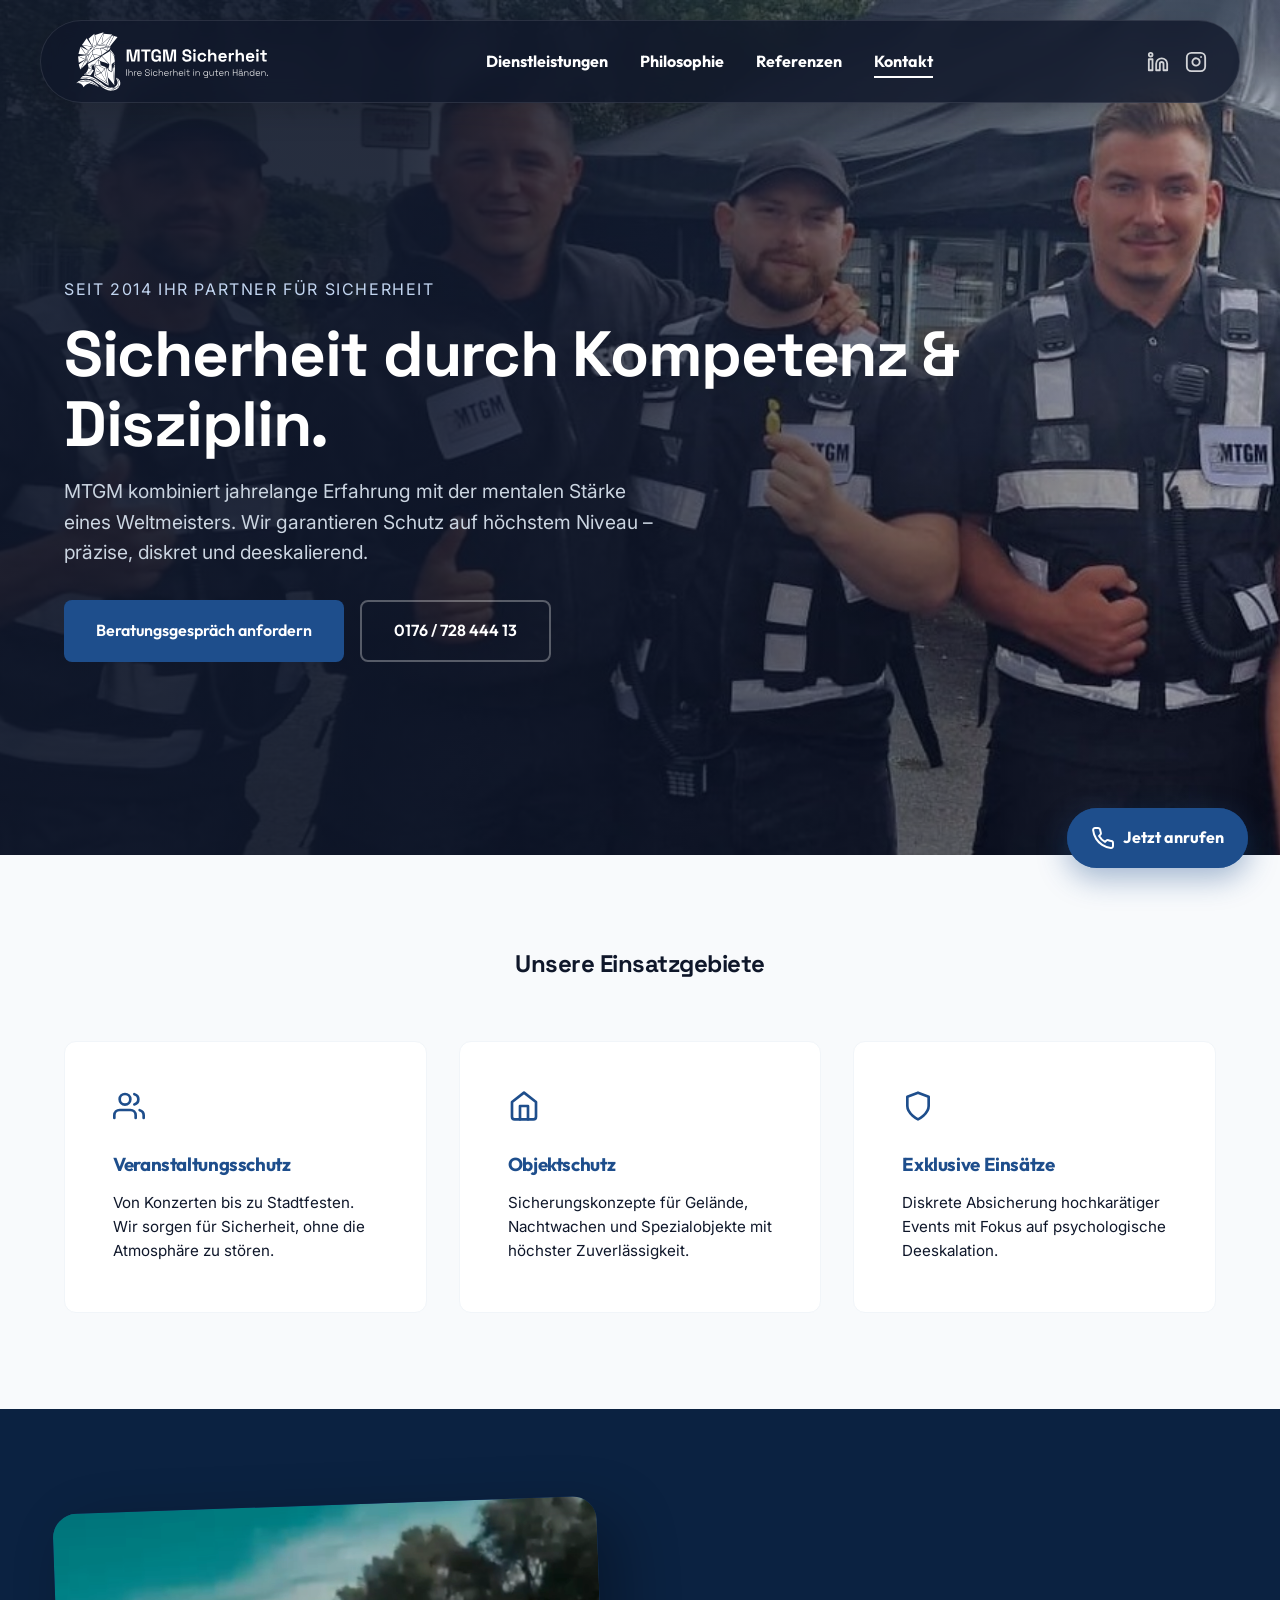
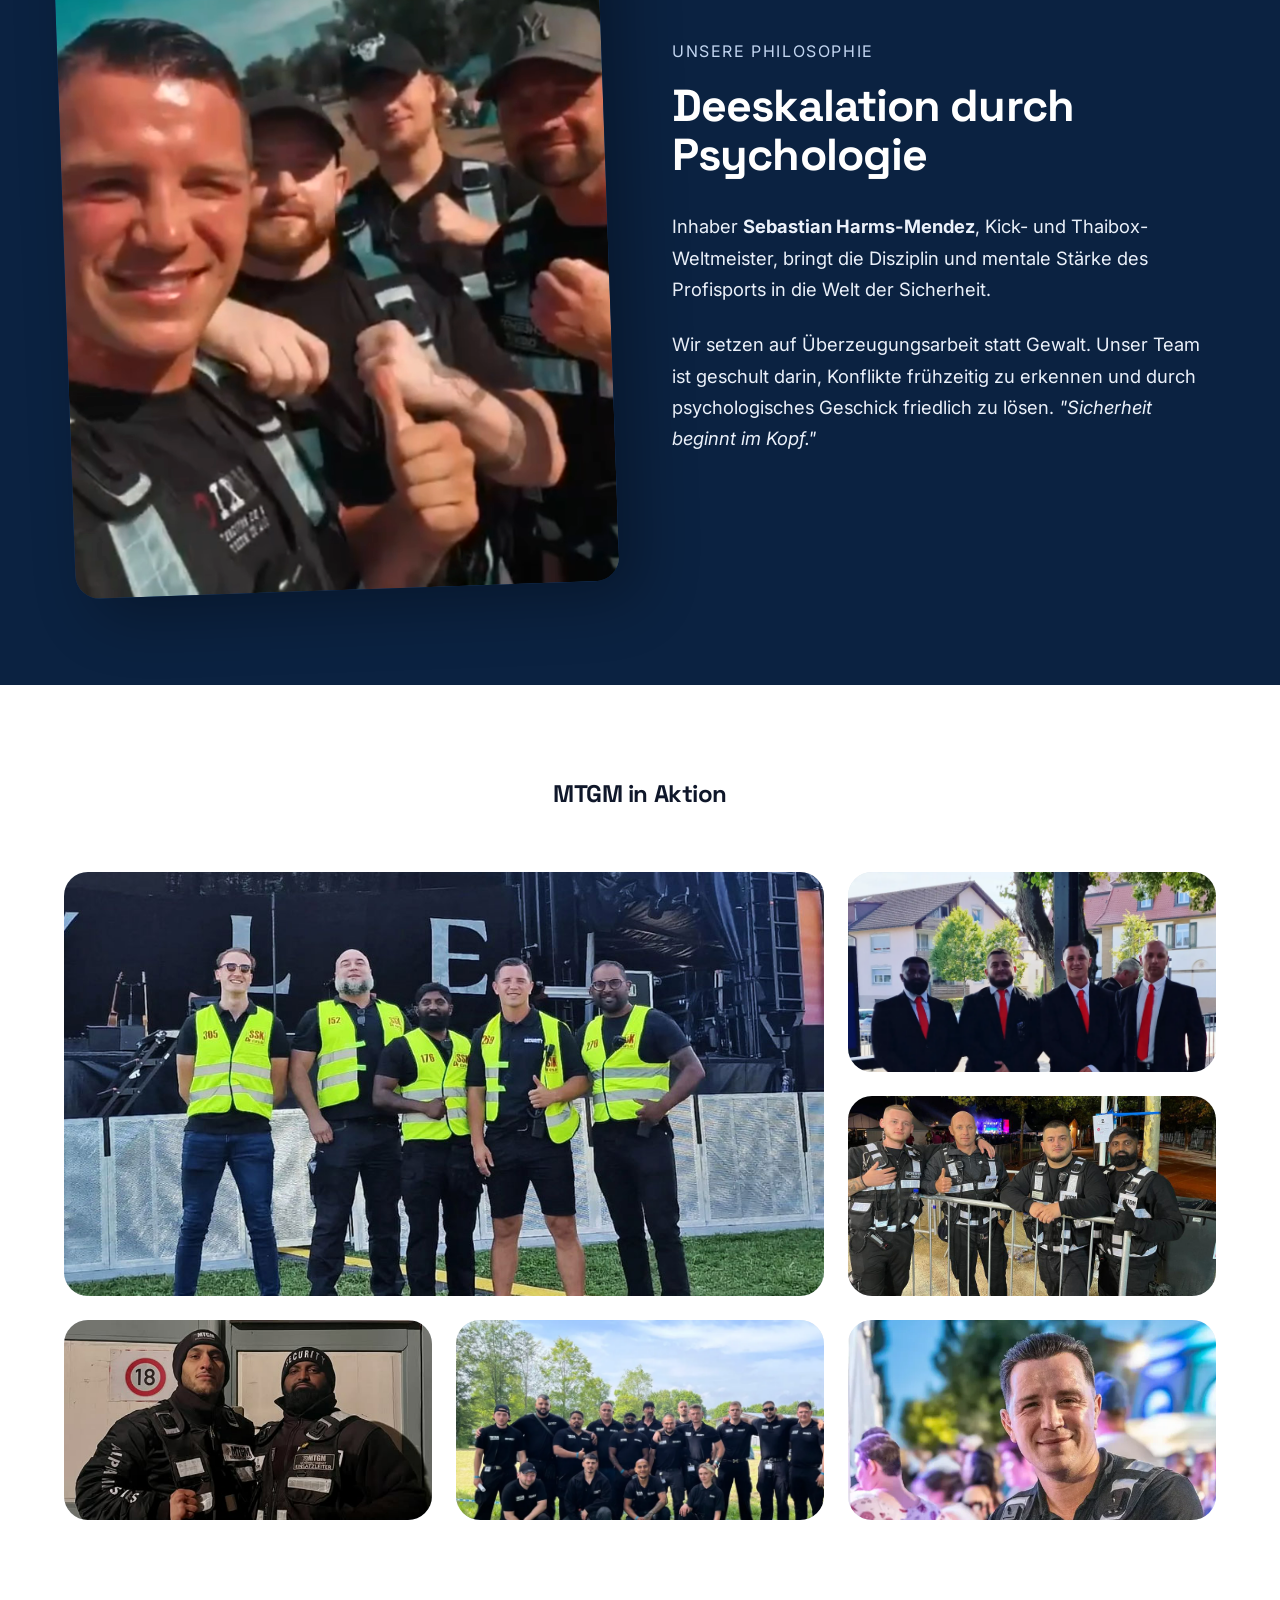
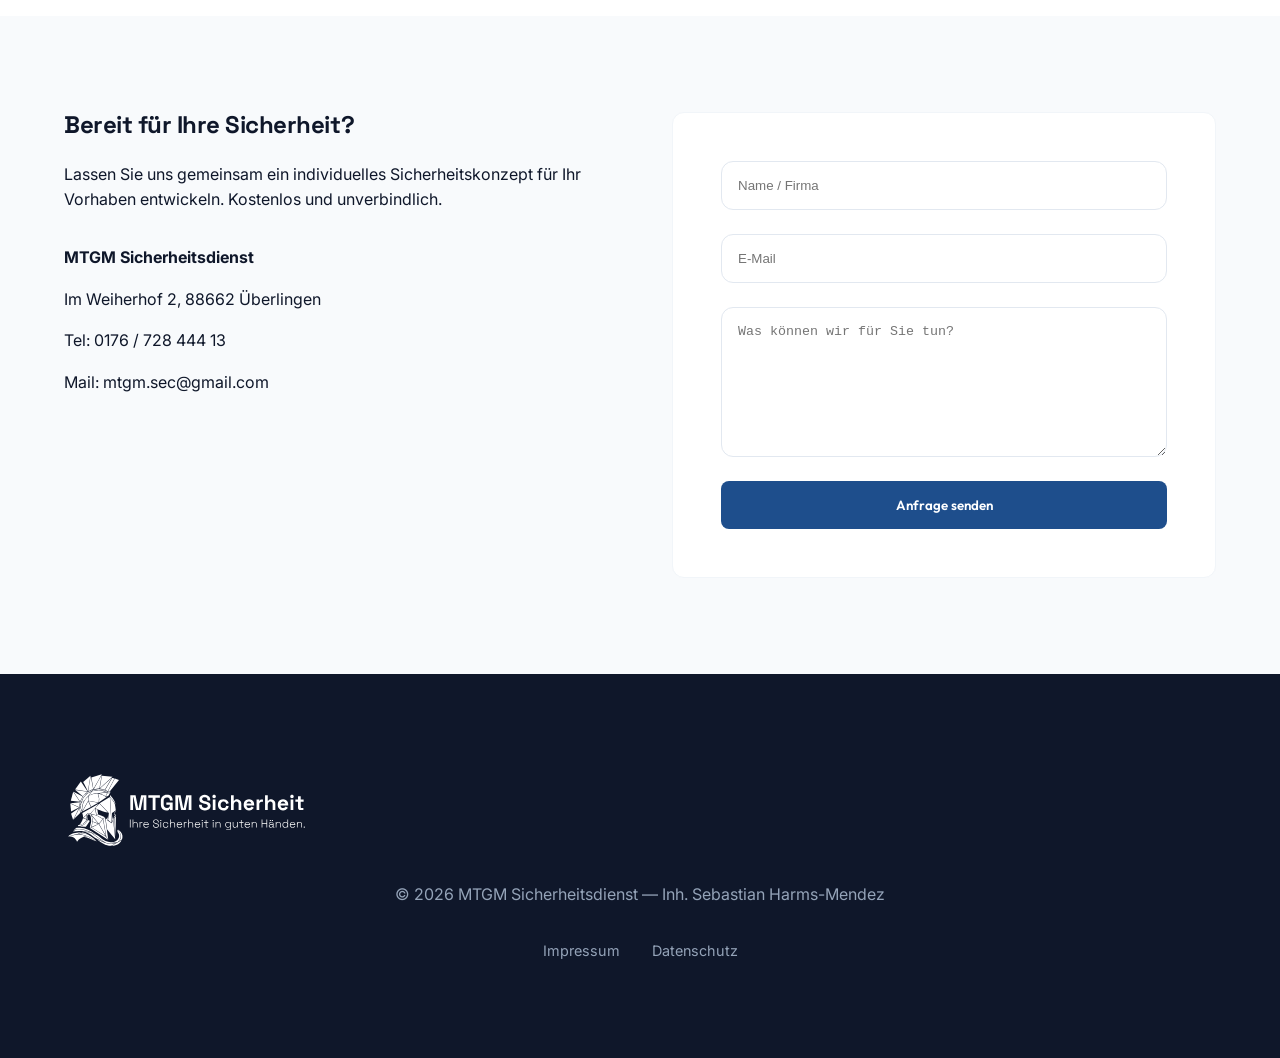
<file: index.html>
<!DOCTYPE html>
<html lang="de">
<head>
    <meta charset="UTF-8">
    <meta name="viewport" content="width=device-width, initial-scale=1.0">
    <title>MTGM Sicherheitsdienst — Sicherheit durch Kompetenz & Disziplin</title>
    <meta name="description" content="MTGM Sicherheitsdienst unter der Leitung von Weltmeister Sebastian Harms-Mendez. Ihr Partner für Veranstaltungsschutz, Objektschutz und Deeskalation in Überlingen.">
    
    <!-- SEO & Open Graph -->
    <meta property="og:title" content="MTGM Sicherheitsdienst — Professioneller Schutz">
    <meta property="og:description" content="Psychologischer Ansatz & Kampfsport-Disziplin. Ihr Sicherheitsdienst für Überlingen und Umgebung.">
    <meta property="og:type" content="website">
    
    <!-- Font Preloading -->
    <link rel="preconnect" href="https://fonts.googleapis.com">
    <link rel="preconnect" href="https://fonts.gstatic.com" crossorigin>
    <link href="https://fonts.googleapis.com/css2?family=Outfit:wght@400;700;800&family=Inter:wght@400;500;600&family=Space+Grotesk:wght@700&display=swap" rel="stylesheet" media="print" onload="this.media='all'">
    
    <!-- Performance: Preload Hero Image -->
    <link rel="preload" as="image" href="public/images/hero-image.jpg">

    <!-- CSS -->
    <link rel="stylesheet" href="public/css/main.css">
    
    <style>
        /* Hide scrollbar for all browsers */
        html {
            scroll-behavior: smooth; /* Native smooth scroll */
        }
        html, body {
            scrollbar-width: none; /* Firefox */
            -ms-overflow-style: none; /* IE/Edge */
        }
        html::-webkit-scrollbar, body::-webkit-scrollbar {
            display: none; /* Chrome, Safari, Opera */
        }

        section {
            scroll-margin-top: 100px; /* Offset for fixed header */
        }

        /* Section Specific Styles (Mobile First) */
        .hero {
            padding: 180px 0 var(--space-800); /* Increased top padding to ensure no overlap */
            background: var(--color-neutral-900) url('public/images/hero-image.jpg') center/cover no-repeat;
            background-attachment: fixed; /* Parallax effect */
            color: #fff;
            text-align: left;
            position: relative;
            overflow: hidden;
            display: flex;
            align-items: center;
            min-height: 95vh; /* Slightly taller for more presence */
        }

        /* Scroll Reveal Animation */
        .reveal {
            opacity: 0;
            transform: translateY(30px);
            transition: all 0.8s cubic-bezier(0.4, 0, 0.2, 1);
        }

        .reveal.active {
            opacity: 1;
            transform: translateY(0);
        }

        .reveal-delay-1 { transition-delay: 0.1s; }
        .reveal-delay-2 { transition-delay: 0.2s; }
        .reveal-delay-3 { transition-delay: 0.3s; }

        @keyframes heroFadeIn {
            from { opacity: 0; transform: translateY(20px); }
            to { opacity: 1; transform: translateY(0); }
        }

        .hero-overlay {
            position: absolute;
            top: 0; left: 0;
            width: 100%; height: 100%;
            background: linear-gradient(90deg, rgba(15, 23, 42, 0.9) 30%, rgba(15, 23, 42, 0.2) 100%);
            z-index: 2;
        }

        .hero .container {
            position: relative;
            z-index: 3;
        }

        @media (max-width: 768px) {
            .hero {
                min-height: 80vh;
                padding: 140px 0 var(--space-600); /* Significantly increased top padding for mobile */
                background-position: 70% center; /* Adjust focus for mobile */
            }
            .hero h1 {
                font-size: 2.2rem;
            }
        }

        .hero h1 {
            font-size: clamp(2.5rem, 8vw, 4rem);
            margin-bottom: var(--space-200);
            font-family: 'Space Grotesk', sans-serif;
            line-height: 1.1;
            max-width: 900px;
        }

        .hero p {
            font-size: clamp(1rem, 4vw, 1.2rem);
            max-width: 600px;
            margin: 0 0 var(--space-400);
            color: var(--color-neutral-300);
            font-weight: 400;
        }

        .hero-btns {
            display: flex;
            gap: var(--space-200);
            justify-content: flex-start;
            flex-wrap: wrap;
        }

        /* Nav */
        header {
            position: fixed;
            top: 20px;
            left: 50%;
            transform: translateX(-50%);
            width: 95%;
            max-width: 1200px;
            z-index: 1000;
            background: rgba(15, 23, 42, 0.8); /* Glassmorphism Blue */
            backdrop-filter: blur(12px);
            -webkit-backdrop-filter: blur(12px);
            border: 1px solid rgba(255, 255, 255, 0.1);
            border-radius: 100px;
            padding: var(--space-100) var(--space-400);
            box-shadow: 0 10px 30px rgba(0, 0, 0, 0.15);
            transition: all 0.4s cubic-bezier(0.4, 0, 0.2, 1);
        }

        header.scrolled {
            top: 10px;
            width: 98%;
            background: rgba(255, 255, 255, 0.9); /* Glassmorphism White */
            backdrop-filter: blur(15px);
            -webkit-backdrop-filter: blur(15px);
            padding: 8px var(--space-400);
            box-shadow: 0 4px 20px rgba(0, 0, 0, 0.1);
            border-color: var(--color-neutral-100);
        }

        .nav-container {
            display: flex;
            justify-content: space-between;
            align-items: center;
            width: 100%;
            max-width: none;
            padding: 0;
        }

        .logo img {
            height: 45px;
            width: auto;
            display: block;
            filter: brightness(0) invert(1); /* Force White Logo */
            transition: var(--transition-base);
        }

        header.scrolled .logo img {
            filter: none; /* Restore Original Blue Logo */
        }

        /* Desktop Nav Links */
        .nav-links {
            display: none;
            gap: var(--space-400);
            list-style: none;
            margin: 0;
            padding: 0;
        }

        @media (min-width: 992px) {
            .nav-links {
                display: flex;
            }
        }

        /* Mobile Nav Links */
        @media (max-width: 991px) {
            header {
                top: 10px;
                padding: var(--space-100) var(--space-300);
                border-radius: 50px;
            }
            .nav-links {
                display: none; /* Controlled by JS .active class */
                position: fixed;
                top: 75px;
                left: 50%;
                transform: translateX(-50%);
                width: 90%;
                background: #ffffff;
                flex-direction: column;
                padding: var(--space-400);
                border-radius: var(--radius-lg);
                box-shadow: 0 10px 40px rgba(0,0,0,0.15);
                text-align: center;
                border: 1px solid var(--color-neutral-100);
                z-index: 999;
            }
            .nav-links.active {
                display: flex;
            }
            .nav-links a {
                color: var(--color-neutral-800) !important; /* Always dark on mobile background */
                padding: var(--space-200);
            }
            .nav-links a::after {
                display: none; /* Hide indicator on mobile */
            }
            .logo img { height: 40px; }
        }

        .nav-links a {
            text-decoration: none;
            color: #ffffff; /* Default: White in Hero */
            font-family: 'Outfit', sans-serif;
            font-weight: 700;
            font-size: 1rem;
            transition: var(--transition-base);
            display: block;
            position: relative;
        }

        header.scrolled .nav-links a {
            color: var(--color-neutral-700); /* Dark when scrolled */
        }

        .nav-links a.active {
            color: #ffffff;
        }

        header.scrolled .nav-links a.active {
            color: var(--color-primary-400);
        }

        .nav-links a::after {
            content: '';
            position: absolute;
            bottom: -4px;
            left: 0;
            width: 0;
            height: 2px;
            background: #ffffff;
            transition: width 0.3s ease;
        }

        header.scrolled .nav-links a::after {
            background: var(--color-primary-300);
        }

        .nav-links a.active::after {
            width: 100%;
        }

        .nav-links a:hover {
            color: var(--color-primary-300);
        }

        .nav-links.active { display: flex; }

        .social-icon {
            color: #ffffff; /* White icons in Hero */
            transition: var(--transition-base);
            display: flex;
            align-items: center;
        }

        header.scrolled .social-icon {
            color: var(--color-neutral-700); /* Dark icons when scrolled */
        }

        .hamburger {
            display: flex;
            flex-direction: column;
            gap: 6px;
            cursor: pointer;
            padding: 10px;
            margin-left: auto;
        }

        .hamburger span {
            width: 30px;
            height: 3px;
            background: #ffffff; /* White bars in Hero */
            transition: var(--transition-base);
        }

        header.scrolled .hamburger span {
            background: var(--color-neutral-900); /* Dark bars when scrolled */
        }

        @media (min-width: 992px) {
            .nav-links {
                display: flex;
                position: static;
                flex-direction: row;
                width: auto;
                background: none;
                padding: 0;
                box-shadow: none;
                border: none;
                gap: var(--space-400);
            }
            .hamburger { display: none; }
            .logo img { height: 65px; }
        }

        /* Visibility Helpers */
        .desktop-only { display: none; }
        .mobile-only { display: none; }
        
        @media (max-width: 991px) {
            .mobile-only { display: block; }
        }
        
        @media (min-width: 992px) {
            .desktop-only { display: flex; }
        }

        /* Contact Grid Fix */
        .contact-grid {
            display: grid;
            grid-template-columns: 1fr 1fr;
            gap: var(--space-600);
            align-items: start;
        }

        @media (max-width: 991px) {
            .contact-grid {
                grid-template-columns: 1fr;
                gap: var(--space-400);
            }
            .contact-grid .card {
                order: -1; /* Form on top on mobile if preferred, or keep as is */
            }
        }

        /* Service Cards */
        .services { padding: var(--space-800) 0; background: var(--color-neutral-050); }
        .service-card {
            background: #fff;
            padding: var(--space-500);
            border-radius: var(--radius-base);
            border: 1px solid var(--color-neutral-100);
            transition: var(--transition-base);
            display: flex;
            flex-direction: column;
            gap: var(--space-200);
        }
        .service-card:hover { transform: translateY(-8px); box-shadow: 0 20px 40px rgba(0,0,0,0.08); }

        /* Bento Gallery */
        .gallery { padding: var(--space-800) 0; }
        .bento-grid {
            display: grid;
            grid-template-columns: repeat(3, 1fr);
            grid-auto-rows: 200px;
            gap: var(--space-300);
        }

        .bento-item {
            background: var(--color-neutral-200);
            border-radius: var(--radius-lg);
            overflow: hidden;
            position: relative;
        }

        .bento-item img {
            width: 100%;
            height: 100%;
            object-fit: cover;
            object-position: top; /* Ensure faces are visible */
            transition: var(--transition-base);
        }

        .bento-item:hover img { transform: scale(1.08); }

        @media (max-width: 768px) {
            .bento-grid { grid-template-columns: repeat(2, 1fr); grid-auto-rows: 150px; gap: var(--space-100); }
            .hero { padding: 120px 0 var(--space-400); } /* Consistent safe padding for mobile */
            .bento-item:last-child { grid-column: span 2; }
        }

        .about-grid {
            display: grid;
            grid-template-columns: 1fr 1fr;
            gap: var(--space-600);
            align-items: center;
        }

        @media (max-width: 992px) {
            .about-grid {
                grid-template-columns: 1fr;
                text-align: center;
            }
        }

        /* Visibility Helpers */
        .desktop-only { display: none; }
        .mobile-only { display: block; }
        @media (min-width: 992px) {
            .desktop-only { display: flex; }
            .mobile-only { display: none; }
        }

        /* Footer */
        footer {
            padding: var(--space-800) 0;
            background: var(--color-neutral-900);
            color: var(--color-neutral-400);
            text-align: center;
        }
        footer .logo img { height: 80px; filter: brightness(10); margin-bottom: var(--space-400); }
    </style>
</head>
<body>

    <!-- Header -->
    <header>
        <div class="container nav-container">
            <a href="index.html" class="logo">
                <img src="public/images/logo-blue.svg" alt="MTGM Sicherheitsdienst Logo">
            </a>
            
            <div class="hamburger" id="hamburger">
                <span></span>
                <span></span>
                <span></span>
            </div>

            <nav>
                <ul class="nav-links" id="nav-links">
                    <li><a href="#services">Dienstleistungen</a></li>
                    <li><a href="#about">Philosophie</a></li>
                    <li><a href="#gallery">Referenzen</a></li>
                    <li><a href="#contact">Kontakt</a></li>
                    <li class="mobile-only" style="margin-top: 20px; border-top: 1px solid var(--color-neutral-100); padding-top: 20px;">
                        <div style="display: flex; gap: 20px;">
                            <a href="#" class="social-icon"><svg xmlns="http://www.w3.org/2000/svg" width="22" height="22" viewBox="0 0 24 24" fill="none" stroke="currentColor" stroke-width="2" stroke-linecap="round" stroke-linejoin="round"><path d="M16 8a6 6 0 0 1 6 6v7h-4v-7a2 2 0 0 0-2-2 2 2 0 0 0-2 2v7h-4v-7a6 6 0 0 1 6-6z"></path><rect x="2" y="9" width="4" height="12"></rect><circle cx="4" cy="4" r="2"></circle></svg></a>
                            <a href="https://www.instagram.com/mtgm.sicherheitsdienst/" target="_blank" rel="noopener" class="social-icon"><svg xmlns="http://www.w3.org/2000/svg" width="22" height="22" viewBox="0 0 24 24" fill="none" stroke="currentColor" stroke-width="2" stroke-linecap="round" stroke-linejoin="round"><rect x="2" y="2" width="20" height="20" rx="5" ry="5"></rect><path d="M16 11.37A4 4 0 1 1 12.63 8 4 4 0 0 1 16 11.37z"></path><line x1="17.5" y1="6.5" x2="17.51" y2="6.5"></line></svg></a>
                        </div>
                    </li>
                </ul>
            </nav>

            <div class="social-links desktop-only">
                <a href="#" class="social-icon" aria-label="LinkedIn">
                    <svg xmlns="http://www.w3.org/2000/svg" width="22" height="22" viewBox="0 0 24 24" fill="none" stroke="currentColor" stroke-width="2" stroke-linecap="round" stroke-linejoin="round"><path d="M16 8a6 6 0 0 1 6 6v7h-4v-7a2 2 0 0 0-2-2 2 2 0 0 0-2 2v7h-4v-7a6 6 0 0 1 6-6z"></path><rect x="2" y="9" width="4" height="12"></rect><circle cx="4" cy="4" r="2"></circle></svg>
                </a>
                <a href="https://www.instagram.com/mtgm.sicherheitsdienst/" target="_blank" rel="noopener" class="social-icon" aria-label="Instagram">
                    <svg xmlns="http://www.w3.org/2000/svg" width="22" height="22" viewBox="0 0 24 24" fill="none" stroke="currentColor" stroke-width="2" stroke-linecap="round" stroke-linejoin="round"><rect x="2" y="2" width="20" height="20" rx="5" ry="5"></rect><path d="M16 11.37A4 4 0 1 1 12.63 8 4 4 0 0 1 16 11.37z"></path><line x1="17.5" y1="6.5" x2="17.51" y2="6.5"></line></svg>
                </a>
            </div>
    </header>



    <!-- Hero -->
    <section class="hero">
        <div class="hero-overlay"></div>
        <div class="container" style="animation: heroFadeIn 1s ease-out forwards;">
            <span class="typo-label" style="color: var(--color-primary-200); margin-bottom: var(--space-200); display: block; letter-spacing: 0.1em;">SEIT 2014 IHR PARTNER FÜR SICHERHEIT</span>
            <h1>Sicherheit durch Kompetenz & Disziplin.</h1>
            <p>MTGM kombiniert jahrelange Erfahrung mit der mentalen Stärke eines Weltmeisters. Wir garantieren Schutz auf höchstem Niveau – präzise, diskret und deeskalierend.</p>
            <div class="hero-btns">
                <a href="#contact" class="btn btn--primary">Beratungsgespräch anfordern</a>
                <a href="tel:017672844413" class="btn" style="border: 2px solid rgba(255,255,255,0.3); color: #fff;">0176 / 728 444 13</a>
            </div>
        </div>
    </section>

    <!-- Services (Compact Cards) -->
    <section id="services" class="services">
        <div class="container">
            <h2 class="reveal" style="text-align: center; margin-bottom: var(--space-600); font-family: 'Space Grotesk', sans-serif;">Unsere Einsatzgebiete</h2>
            <div class="grid-3col">
                <article class="service-card reveal reveal-delay-1">
                    <div style="color: var(--color-primary-300); margin-bottom: var(--space-100);">
                        <svg xmlns="http://www.w3.org/2000/svg" width="32" height="32" viewBox="0 0 24 24" fill="none" stroke="currentColor" stroke-width="2" stroke-linecap="round" stroke-linejoin="round"><path d="M17 21v-2a4 4 0 0 0-4-4H5a4 4 0 0 0-4 4v2"></path><circle cx="9" cy="7" r="4"></circle><path d="M23 21v-2a4 4 0 0 0-3-3.87"></path><path d="M16 3.13a4 4 0 0 1 0 7.75"></path></svg>
                    </div>
                    <h3 style="color: var(--color-primary-300);">Veranstaltungsschutz</h3>
                    <p style="font-size: 0.95rem;">Von Konzerten bis zu Stadtfesten. Wir sorgen für Sicherheit, ohne die Atmosphäre zu stören.</p>
                </article>
                <article class="service-card reveal reveal-delay-2">
                    <div style="color: var(--color-primary-300); margin-bottom: var(--space-100);">
                        <svg xmlns="http://www.w3.org/2000/svg" width="32" height="32" viewBox="0 0 24 24" fill="none" stroke="currentColor" stroke-width="2" stroke-linecap="round" stroke-linejoin="round"><path d="M3 9l9-7 9 7v11a2 2 0 0 1-2 2H5a2 2 0 0 1-2-2z"></path><polyline points="9 22 9 12 15 12 15 22"></polyline></svg>
                    </div>
                    <h3 style="color: var(--color-primary-300);">Objektschutz</h3>
                    <p style="font-size: 0.95rem;">Sicherungskonzepte für Gelände, Nachtwachen und Spezialobjekte mit höchster Zuverlässigkeit.</p>
                </article>
                <article class="service-card reveal reveal-delay-3">
                    <div style="color: var(--color-primary-300); margin-bottom: var(--space-100);">
                        <svg xmlns="http://www.w3.org/2000/svg" width="32" height="32" viewBox="0 0 24 24" fill="none" stroke="currentColor" stroke-width="2" stroke-linecap="round" stroke-linejoin="round"><path d="M12 22s8-4 8-10V5l-8-3-8 3v7c0 6 8 10 8 10z"></path></svg>
                    </div>
                    <h3 style="color: var(--color-primary-300);">Exklusive Einsätze</h3>
                    <p style="font-size: 0.95rem;">Diskrete Absicherung hochkarätiger Events mit Fokus auf psychologische Deeskalation.</p>
                </article>
            </div>
        </div>
    </section>

    <!-- Philosophy / Founder -->
    <section id="about" style="padding: var(--space-800) 0; background: var(--color-primary-500); color: #fff; overflow: hidden;">
        <div class="container reveal">
            <div class="about-grid">
                <div style="position: relative;">
                    <div style="background: var(--color-primary-400); border-radius: var(--radius-lg); overflow: hidden; transform: rotate(-2deg); box-shadow: 20px 20px 60px rgba(0,0,0,0.3);">
                        <img src="public/images/chef-action.png" alt="Sebastian Harms-Mendez und Team — MTGM" style="width: 100%; height: auto; display: block; filter: contrast(1.1);" loading="lazy">
                    </div>
                </div>
                <div>
                    <span class="typo-label" style="color: var(--color-primary-200); letter-spacing: 0.1em;">UNSERE PHILOSOPHIE</span>
                    <h2 style="font-family: 'Space Grotesk', sans-serif; font-size: clamp(2rem, 5vw, 2.8rem); margin: var(--space-200) 0 var(--space-400);">Deeskalation durch Psychologie</h2>
                    <p style="font-size: 1.15rem; line-height: 1.7; color: var(--color-primary-100); margin-bottom: var(--space-300);">
                        Inhaber <strong>Sebastian Harms-Mendez</strong>, Kick- und Thaibox-Weltmeister, bringt die Disziplin und mentale Stärke des Profisports in die Welt der Sicherheit. 
                    </p>
                    <p style="font-size: 1.15rem; line-height: 1.7; color: var(--color-primary-100);">
                        Wir setzen auf Überzeugungsarbeit statt Gewalt. Unser Team ist geschult darin, Konflikte frühzeitig zu erkennen und durch psychologisches Geschick friedlich zu lösen. <em>"Sicherheit beginnt im Kopf."</em>
                    </p>
                </div>
            </div>
        </div>
    </section>

    <!-- Gallery (Bento - Real Team Images) -->
    <section id="gallery" class="gallery">
        <div class="container">
            <h2 class="reveal" style="text-align: center; margin-bottom: var(--space-600); font-family: 'Space Grotesk', sans-serif;">MTGM in Aktion</h2>
            <div class="bento-grid">
                <div class="bento-item reveal" style="grid-column: span 2; grid-row: span 2;">
                    <img src="public/images/team-1.jpg" alt="MTGM Sicherheitsdienst Team" loading="lazy">
                </div>
                <div class="bento-item reveal reveal-delay-1">
                    <img src="public/images/hero-1.png" alt="MTGM Einsatz" loading="lazy">
                </div>
                <div class="bento-item reveal reveal-delay-2">
                    <img src="public/images/team-2.jpg" alt="MTGM Professionalität" loading="lazy">
                </div>
                <div class="bento-item reveal reveal-delay-1">
                    <img src="public/images/hero-2.png" alt="MTGM Veranstaltungsschutz" loading="lazy">
                </div>
                <div class="bento-item reveal reveal-delay-2">
                    <img src="public/images/hero-5.png" alt="MTGM Team" loading="lazy">
                </div>
                <div class="bento-item reveal reveal-delay-3">
                    <img src="public/images/hero-4.png" alt="MTGM Überwachung" loading="lazy">
                </div>
            </div>
        </div>
    </section>

    <!-- Contact -->
    <section id="contact" style="padding: var(--space-800) 0; background: var(--color-neutral-050);">
        <div class="container">
            <div class="contact-grid">
                <div>
                    <h2 style="font-family: 'Space Grotesk', sans-serif; margin-bottom: var(--space-300);">Bereit für Ihre Sicherheit?</h2>
                    <p style="margin-bottom: var(--space-400);">Lassen Sie uns gemeinsam ein individuelles Sicherheitskonzept für Ihr Vorhaben entwickeln. Kostenlos und unverbindlich.</p>
                    <div style="display: flex; flex-direction: column; gap: var(--space-200);">
                        <strong>MTGM Sicherheitsdienst</strong>
                        <span>Im Weiherhof 2, 88662 Überlingen</span>
                        <span>Tel: 0176 / 728 444 13</span>
                        <span>Mail: mtgm.sec@gmail.com</span>
                    </div>
                </div>
                <div class="card" style="padding: var(--space-500);">
                    <form action="#" method="POST" style="display: flex; flex-direction: column; gap: var(--space-300);">
                        <input type="text" placeholder="Name / Firma" required style="padding: var(--space-200); border-radius: var(--radius-base); border: 1px solid var(--color-neutral-200);">
                        <input type="email" placeholder="E-Mail" required style="padding: var(--space-200); border-radius: var(--radius-base); border: 1px solid var(--color-neutral-200);">
                        <textarea placeholder="Was können wir für Sie tun?" required style="padding: var(--space-200); border-radius: var(--radius-base); border: 1px solid var(--color-neutral-200); height: 150px;"></textarea>
                        <button type="submit" class="btn btn--primary" style="width: 100%;">Anfrage senden</button>
                    </form>
                </div>
            </div>
        </div>
    </section>

    <!-- Footer -->
    <footer>
        <div class="container">
            <a href="/" class="logo">
                <img src="public/images/logo-white.svg" alt="MTGM Logo">
            </a>
            <p style="margin-top: var(--space-200);">© 2026 MTGM Sicherheitsdienst — Inh. Sebastian Harms-Mendez</p>
            <div style="margin-top: var(--space-400); display: flex; justify-content: center; gap: var(--space-400);">
                <a href="impressum.html" style="color: inherit; text-decoration: none; font-size: 0.9rem;">Impressum</a>
                <a href="datenschutz.html" style="color: inherit; text-decoration: none; font-size: 0.9rem;">Datenschutz</a>
            </div>
        </div>
    </footer>

    <!-- Call Now FAB -->
    <a href="tel:017672844413" class="fab-call" aria-label="Jetzt anrufen">
        <svg xmlns="http://www.w3.org/2000/svg" width="24" height="24" viewBox="0 0 24 24" fill="none" stroke="currentColor" stroke-width="2" stroke-linecap="round" stroke-linejoin="round"><path d="M22 16.92v3a2 2 0 0 1-2.18 2 19.79 19.79 0 0 1-8.63-3.07 19.5 19.5 0 0 1-6-6 19.79 19.79 0 0 1-3.07-8.67A2 2 0 0 1 4.11 2h3a2 2 0 0 1 2 1.72 12.84 12.84 0 0 0 .7 2.81 2 2 0 0 1-.45 2.11L8.09 9.91a16 16 0 0 0 6 6l1.27-1.27a2 2 0 0 1 2.11-.45 12.84 12.84 0 0 0 2.81.7A2 2 0 0 1 22 16.92z"></path></svg>
        <span>Jetzt anrufen</span>
    </a>

    <script>
        const hamburger = document.getElementById('hamburger');
        const navLinks = document.getElementById('nav-links');
        const header = document.querySelector('header');

        const handleScroll = () => {
            if (window.scrollY > 50) {
                header.classList.add('scrolled');
            } else {
                header.classList.remove('scrolled');
            }
        };

        window.addEventListener('scroll', handleScroll);
        window.addEventListener('load', handleScroll); // Check on load
        handleScroll(); // Check immediately

        hamburger.addEventListener('click', () => {
            navLinks.classList.toggle('active');
        });

        // Close menu on link click
        navLinks.querySelectorAll('a').forEach(link => {
            link.addEventListener('click', () => {
                navLinks.classList.remove('active');
            });
        });

        // Scroll Reveal Logic
        const observerOptions = {
            threshold: 0.1
        };

        const observer = new IntersectionObserver((entries) => {
            entries.forEach(entry => {
                if (entry.isIntersecting) {
                    entry.target.classList.add('active');
                }
            });
        }, observerOptions);

        document.querySelectorAll('.reveal').forEach(el => {
            observer.observe(el);
        });

        // ScrollSpy Logic
        const sections = document.querySelectorAll('section[id]');
        const navItems = document.querySelectorAll('.nav-links a');

        const spyObserver = new IntersectionObserver((entries) => {
            entries.forEach(entry => {
                if (entry.isIntersecting) {
                    const id = entry.target.getAttribute('id');
                    navItems.forEach(link => {
                        link.classList.remove('active');
                        if (link.getAttribute('href') === `#${id}`) {
                            link.classList.add('active');
                        }
                    });
                }
            });
        }, { threshold: 0.5 });

        sections.forEach(section => spyObserver.observe(section));
    </script>
</body>
</html>
</file>
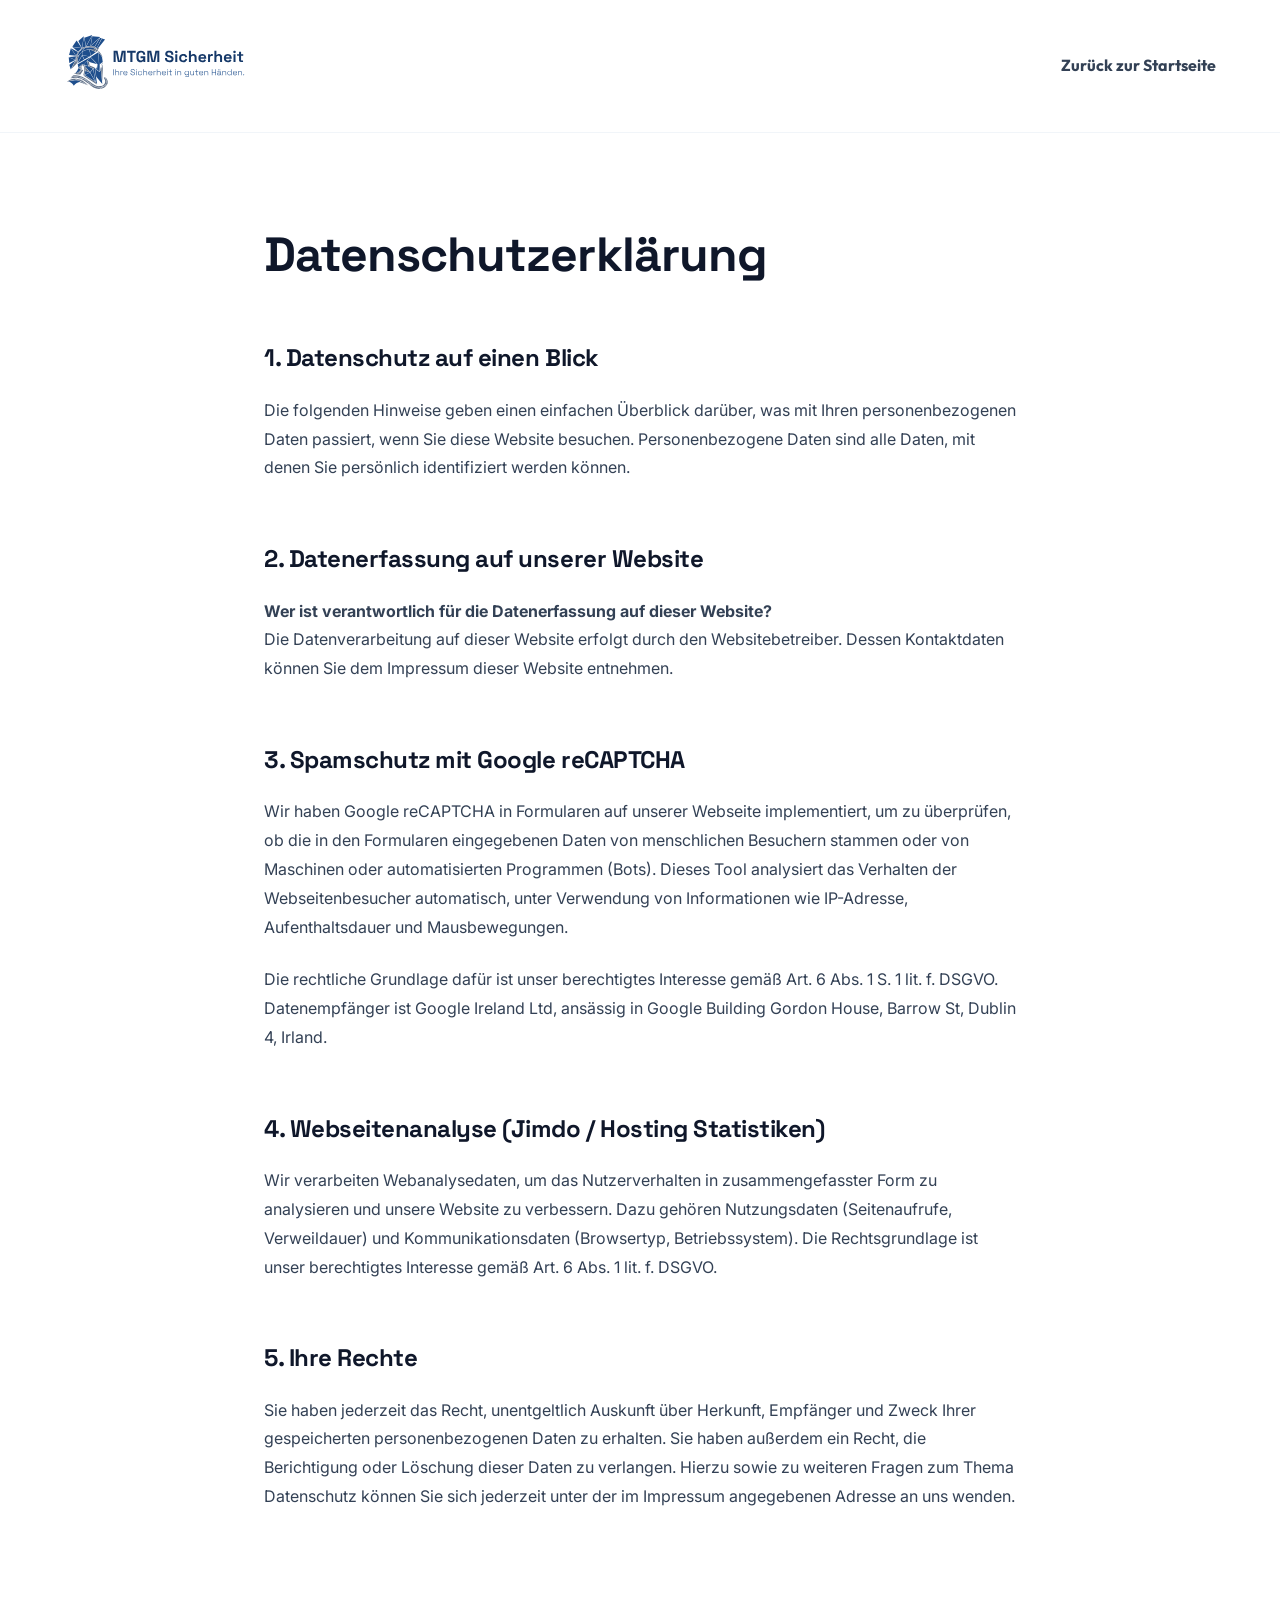
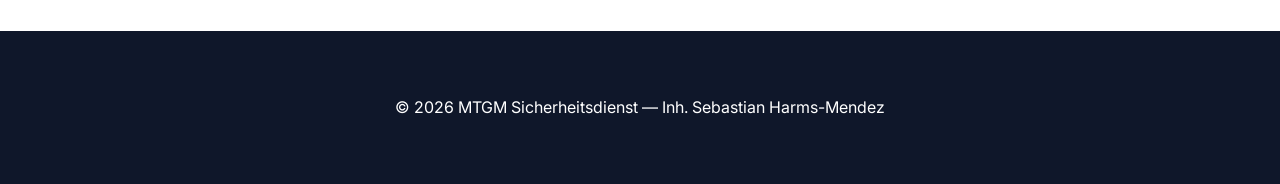
<file: datenschutz.html>
<!DOCTYPE html>
<html lang="de">
<head>
    <meta charset="UTF-8">
    <meta name="viewport" content="width=device-width, initial-scale=1.0">
    <title>Datenschutzerklärung | MTGM Sicherheitsdienst</title>
    <link rel="preconnect" href="https://fonts.googleapis.com">
    <link rel="preconnect" href="https://fonts.gstatic.com" crossorigin>
    <link href="https://fonts.googleapis.com/css2?family=Inter:wght@400;600&family=Outfit:wght@700;800&family=Space+Grotesk:wght@700&display=swap" rel="stylesheet">
    <link rel="stylesheet" href="public/css/main.css">
    <style>
        .legal-content {
            padding: var(--space-800) 0;
            line-height: 1.8;
            color: var(--color-neutral-700);
        }
        .legal-content h1 {
            font-family: 'Space Grotesk', sans-serif;
            font-size: 3rem;
            margin-bottom: var(--space-600);
            color: var(--color-neutral-900);
        }
        .legal-content h2 {
            font-family: 'Space Grotesk', sans-serif;
            margin-top: var(--space-600);
            margin-bottom: var(--space-300);
            color: var(--color-neutral-900);
            font-size: 1.5rem;
        }
        .legal-content p {
            margin-bottom: var(--space-300);
        }
        .nav-links a { font-family: 'Outfit', sans-serif; font-weight: 700; color: var(--color-neutral-700); text-decoration: none; }
    </style>
</head>
<body>

    <header style="border-bottom: 1px solid var(--color-neutral-100); padding: var(--space-400) 0;">
        <div class="container nav-container" style="display: flex; justify-content: space-between; align-items: center;">
            <a href="index.html" class="logo">
                <img src="public/images/logo-blue.svg" alt="MTGM Sicherheitsdienst Logo" style="height: 60px; width: auto;">
            </a>
            <nav>
                <ul class="nav-links" style="list-style: none;">
                    <li><a href="index.html" style="font-family: 'Outfit', sans-serif; font-weight: 700; color: var(--color-neutral-700); text-decoration: none;">Zurück zur Startseite</a></li>
                </ul>
            </nav>
        </div>
    </header>

    <main class="legal-content">
        <div class="container" style="max-width: 800px;">
            <h1>Datenschutzerklärung</h1>
            
            <section>
                <h2>1. Datenschutz auf einen Blick</h2>
                <p>Die folgenden Hinweise geben einen einfachen Überblick darüber, was mit Ihren personenbezogenen Daten passiert, wenn Sie diese Website besuchen. Personenbezogene Daten sind alle Daten, mit denen Sie persönlich identifiziert werden können.</p>
            </section>

            <section>
                <h2>2. Datenerfassung auf unserer Website</h2>
                <p><strong>Wer ist verantwortlich für die Datenerfassung auf dieser Website?</strong><br>Die Datenverarbeitung auf dieser Website erfolgt durch den Websitebetreiber. Dessen Kontaktdaten können Sie dem Impressum dieser Website entnehmen.</p>
            </section>

            <section>
                <h2>3. Spamschutz mit Google reCAPTCHA</h2>
                <p>Wir haben Google reCAPTCHA in Formularen auf unserer Webseite implementiert, um zu überprüfen, ob die in den Formularen eingegebenen Daten von menschlichen Besuchern stammen oder von Maschinen oder automatisierten Programmen (Bots). Dieses Tool analysiert das Verhalten der Webseitenbesucher automatisch, unter Verwendung von Informationen wie IP-Adresse, Aufenthaltsdauer und Mausbewegungen.</p>
                <p>Die rechtliche Grundlage dafür ist unser berechtigtes Interesse gemäß Art. 6 Abs. 1 S. 1 lit. f. DSGVO. Datenempfänger ist Google Ireland Ltd, ansässig in Google Building Gordon House, Barrow St, Dublin 4, Irland.</p>
            </section>

            <section>
                <h2>4. Webseitenanalyse (Jimdo / Hosting Statistiken)</h2>
                <p>Wir verarbeiten Webanalysedaten, um das Nutzerverhalten in zusammengefasster Form zu analysieren und unsere Website zu verbessern. Dazu gehören Nutzungsdaten (Seitenaufrufe, Verweildauer) und Kommunikationsdaten (Browsertyp, Betriebssystem). Die Rechtsgrundlage ist unser berechtigtes Interesse gemäß Art. 6 Abs. 1 lit. f. DSGVO.</p>
            </section>

            <section>
                <h2>5. Ihre Rechte</h2>
                <p>Sie haben jederzeit das Recht, unentgeltlich Auskunft über Herkunft, Empfänger und Zweck Ihrer gespeicherten personenbezogenen Daten zu erhalten. Sie haben außerdem ein Recht, die Berichtigung oder Löschung dieser Daten zu verlangen. Hierzu sowie zu weiteren Fragen zum Thema Datenschutz können Sie sich jederzeit unter der im Impressum angegebenen Adresse an uns wenden.</p>
            </section>
        </div>
    </main>

    <footer style="background: var(--color-neutral-900); color: #fff; padding: var(--space-600) 0; text-align: center;">
        <div class="container">
            <p>© 2026 MTGM Sicherheitsdienst — Inh. Sebastian Harms-Mendez</p>
        </div>
    </footer>

</body>
</html>
</file>
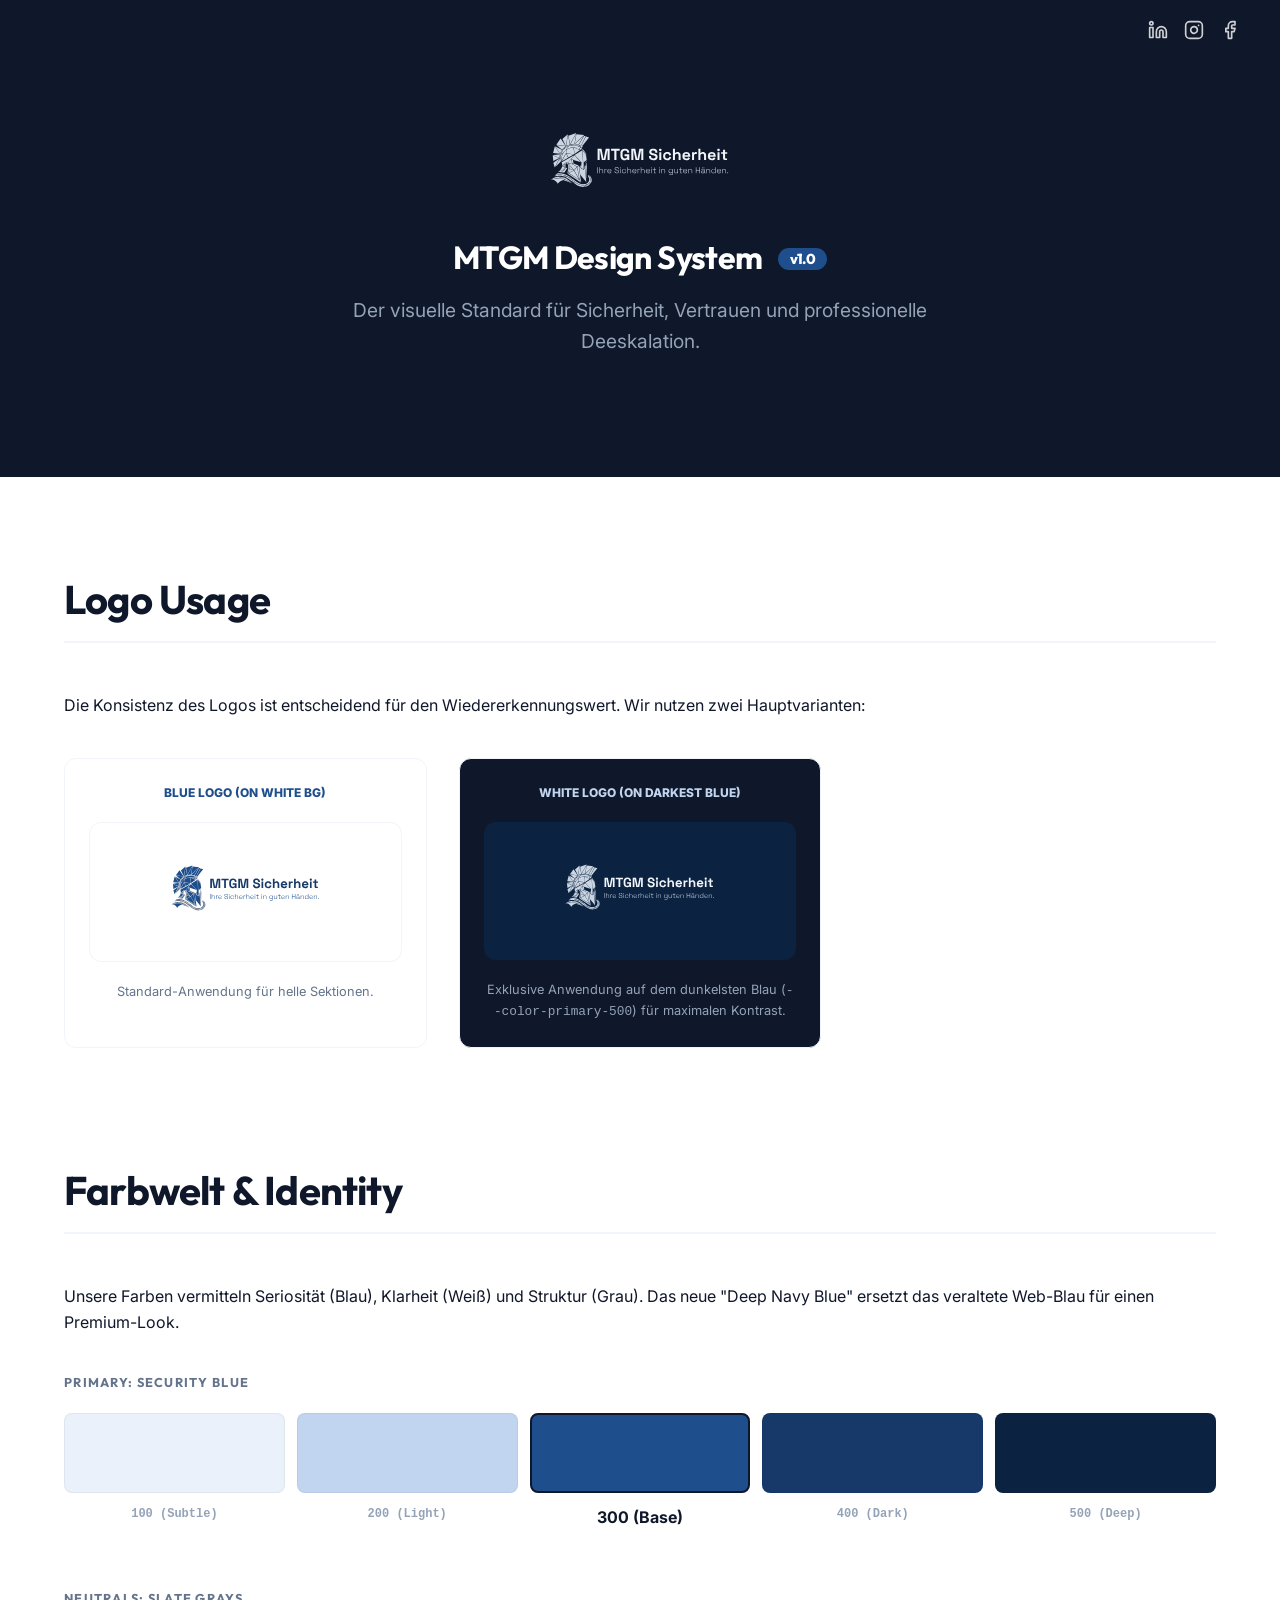
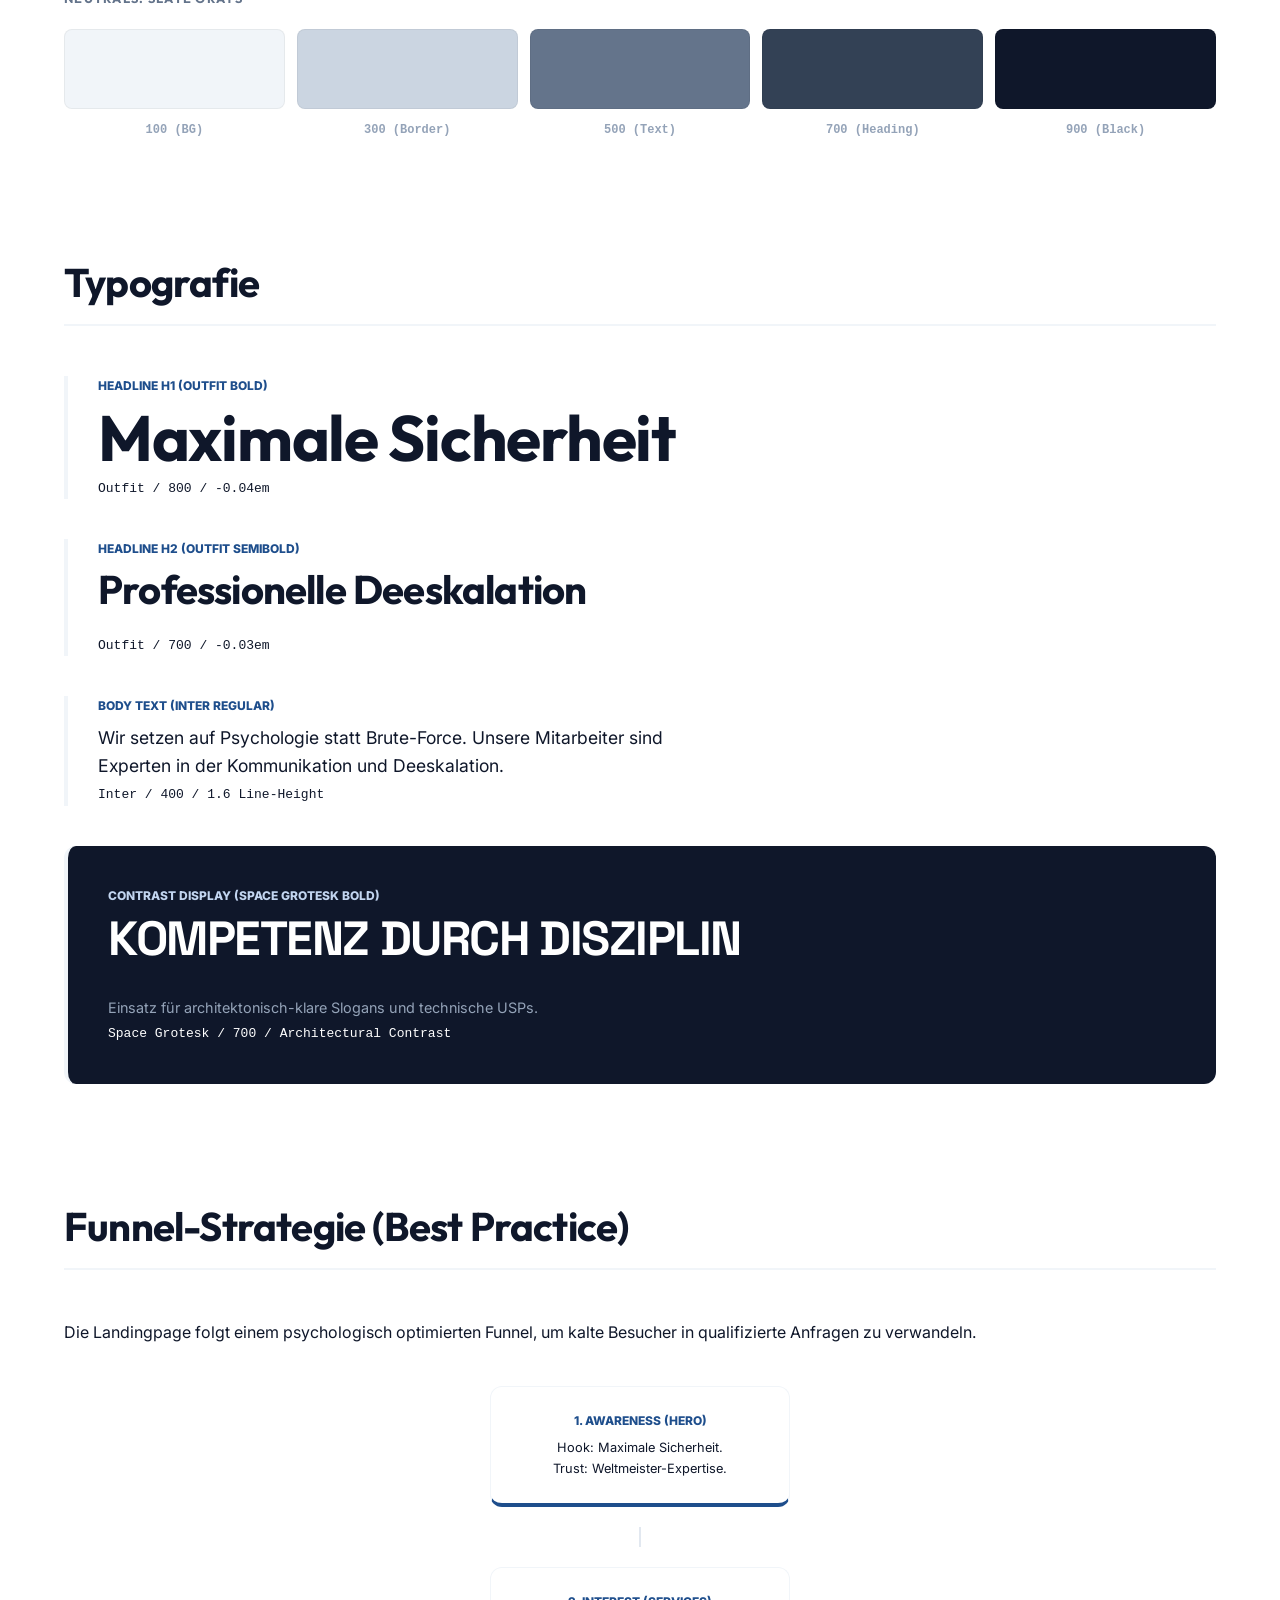
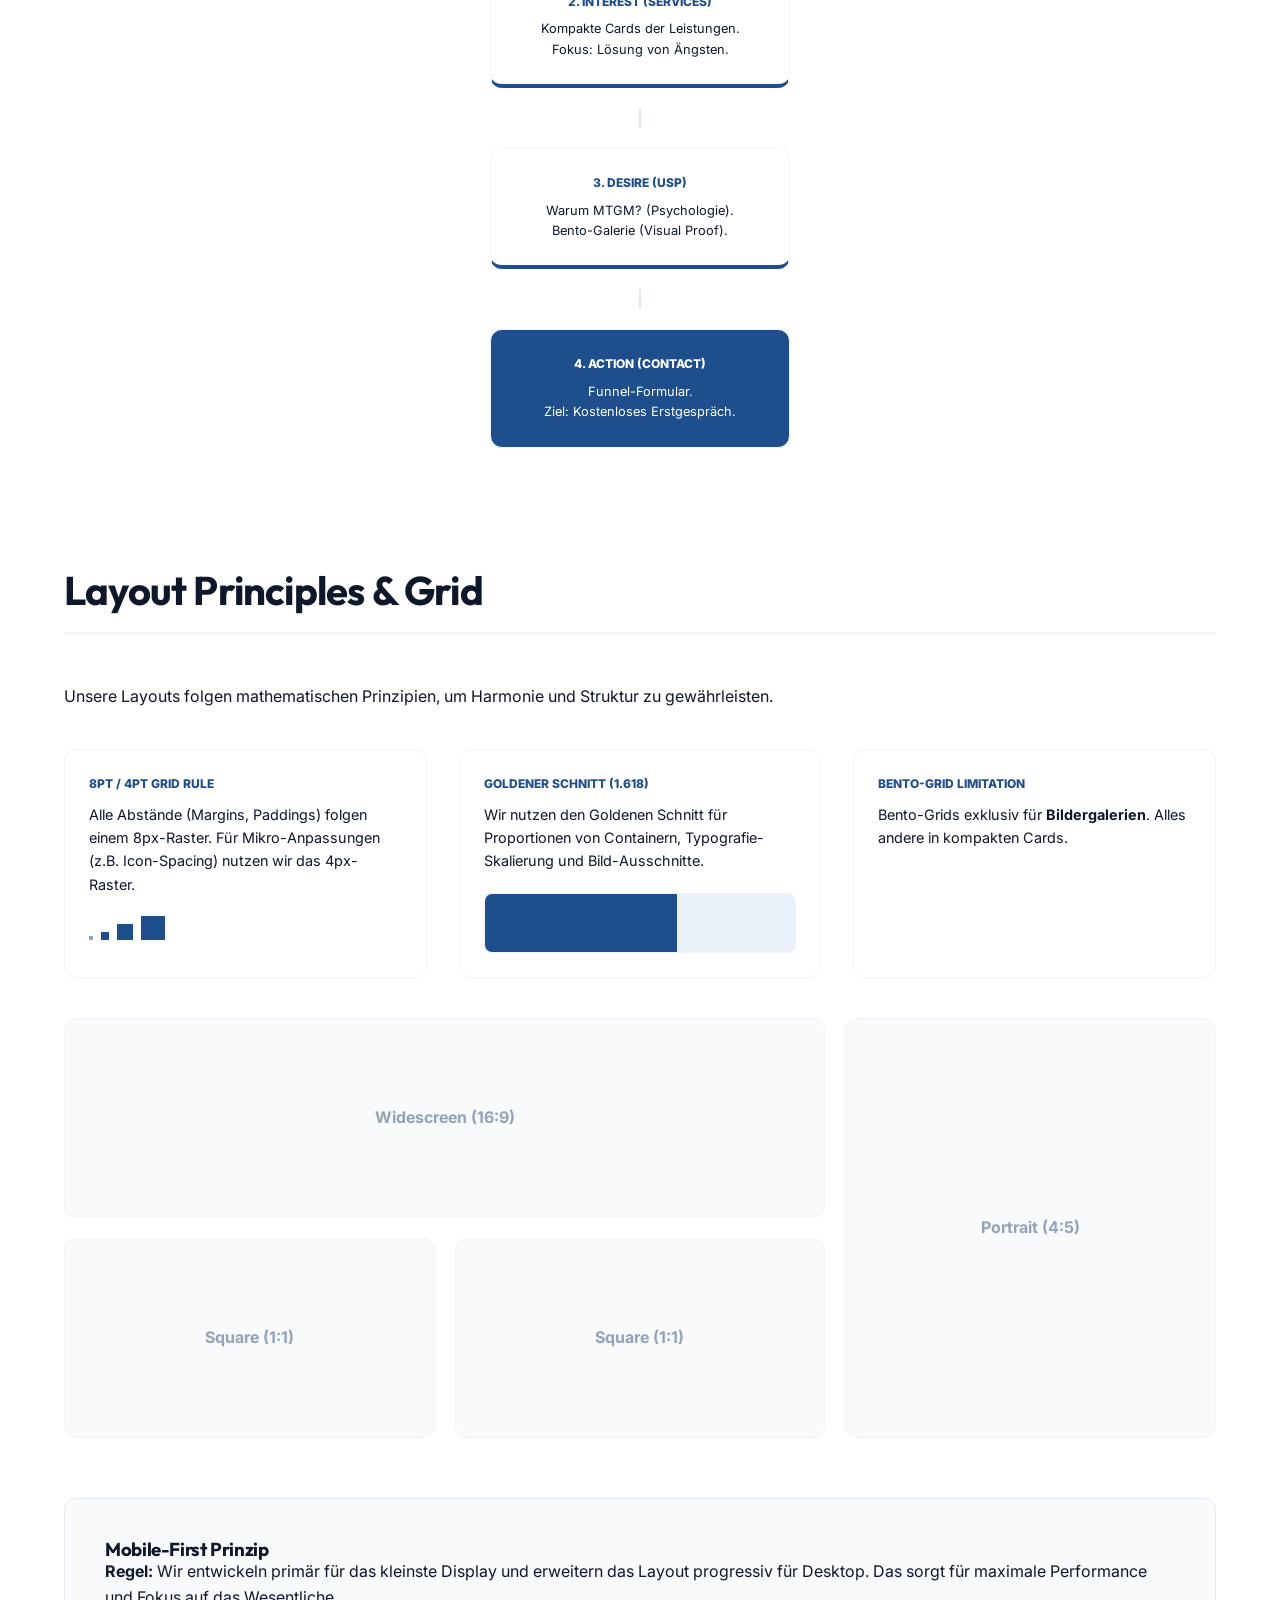
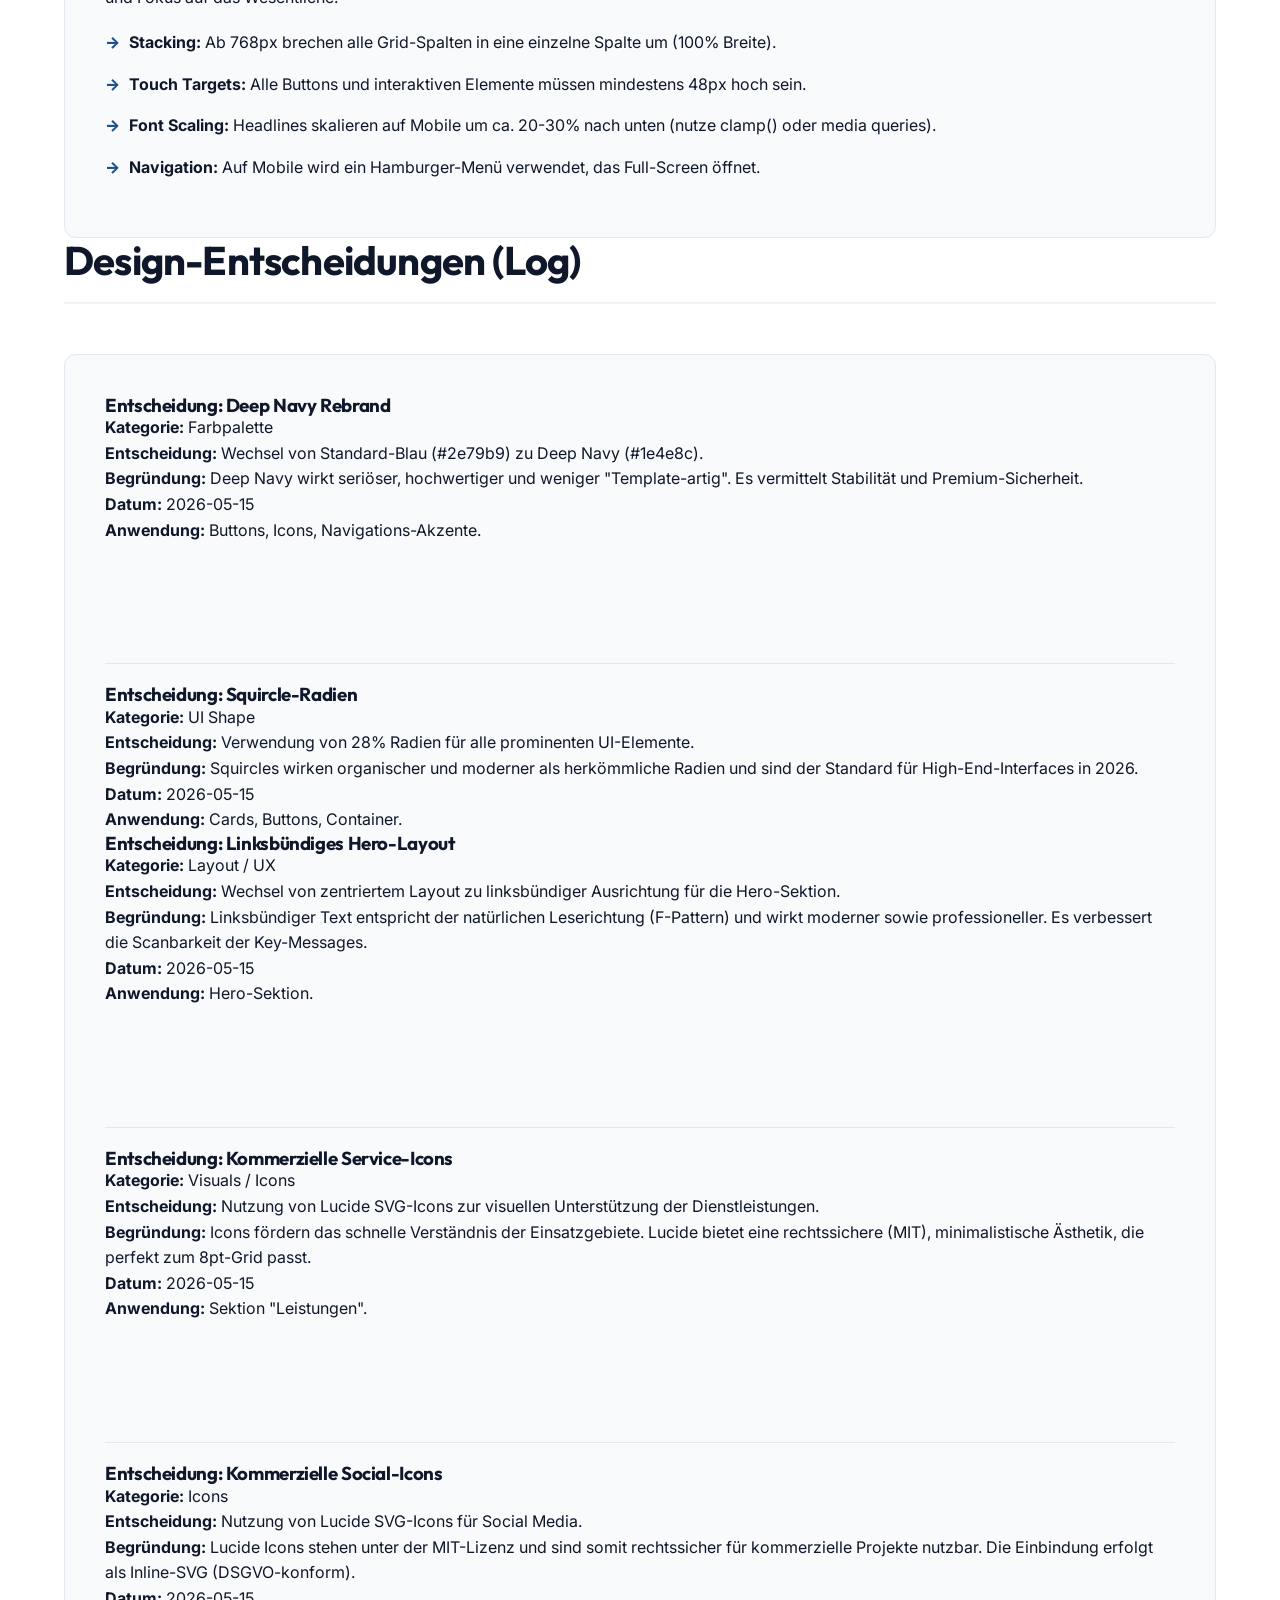
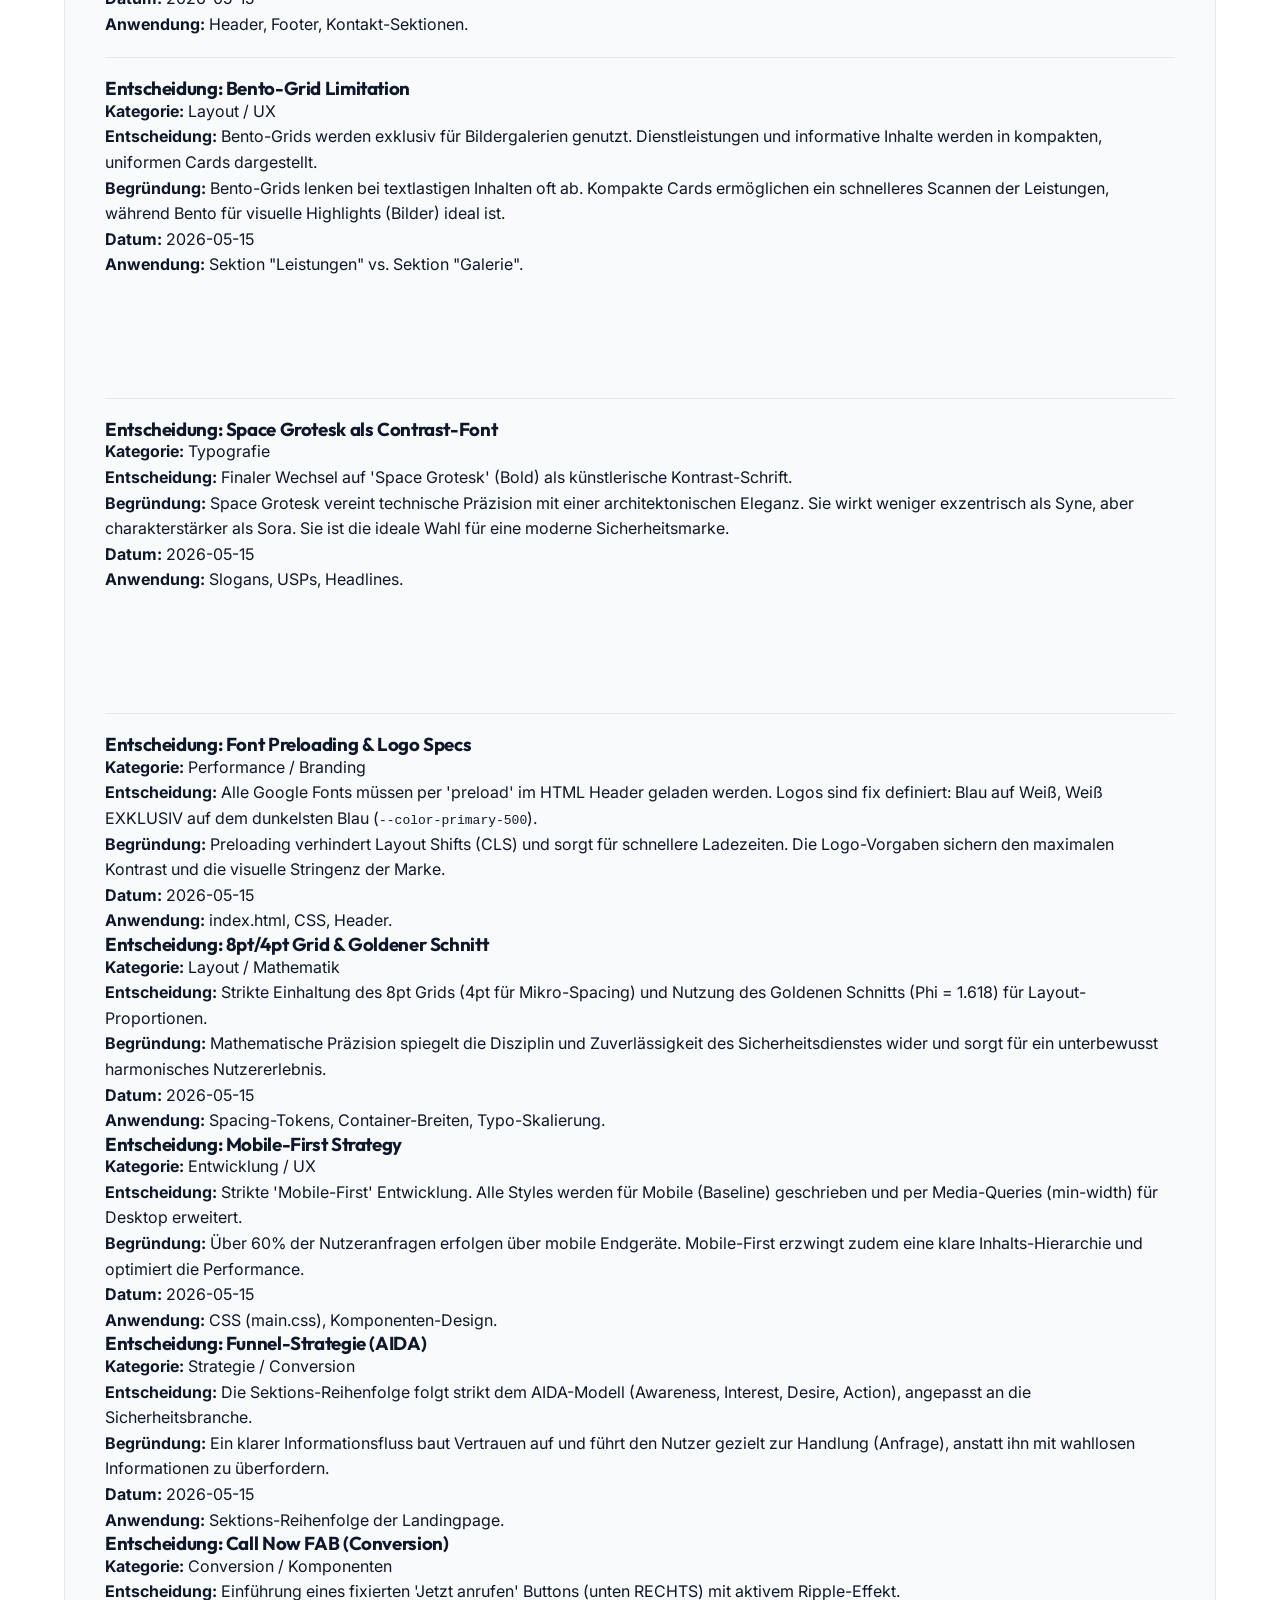
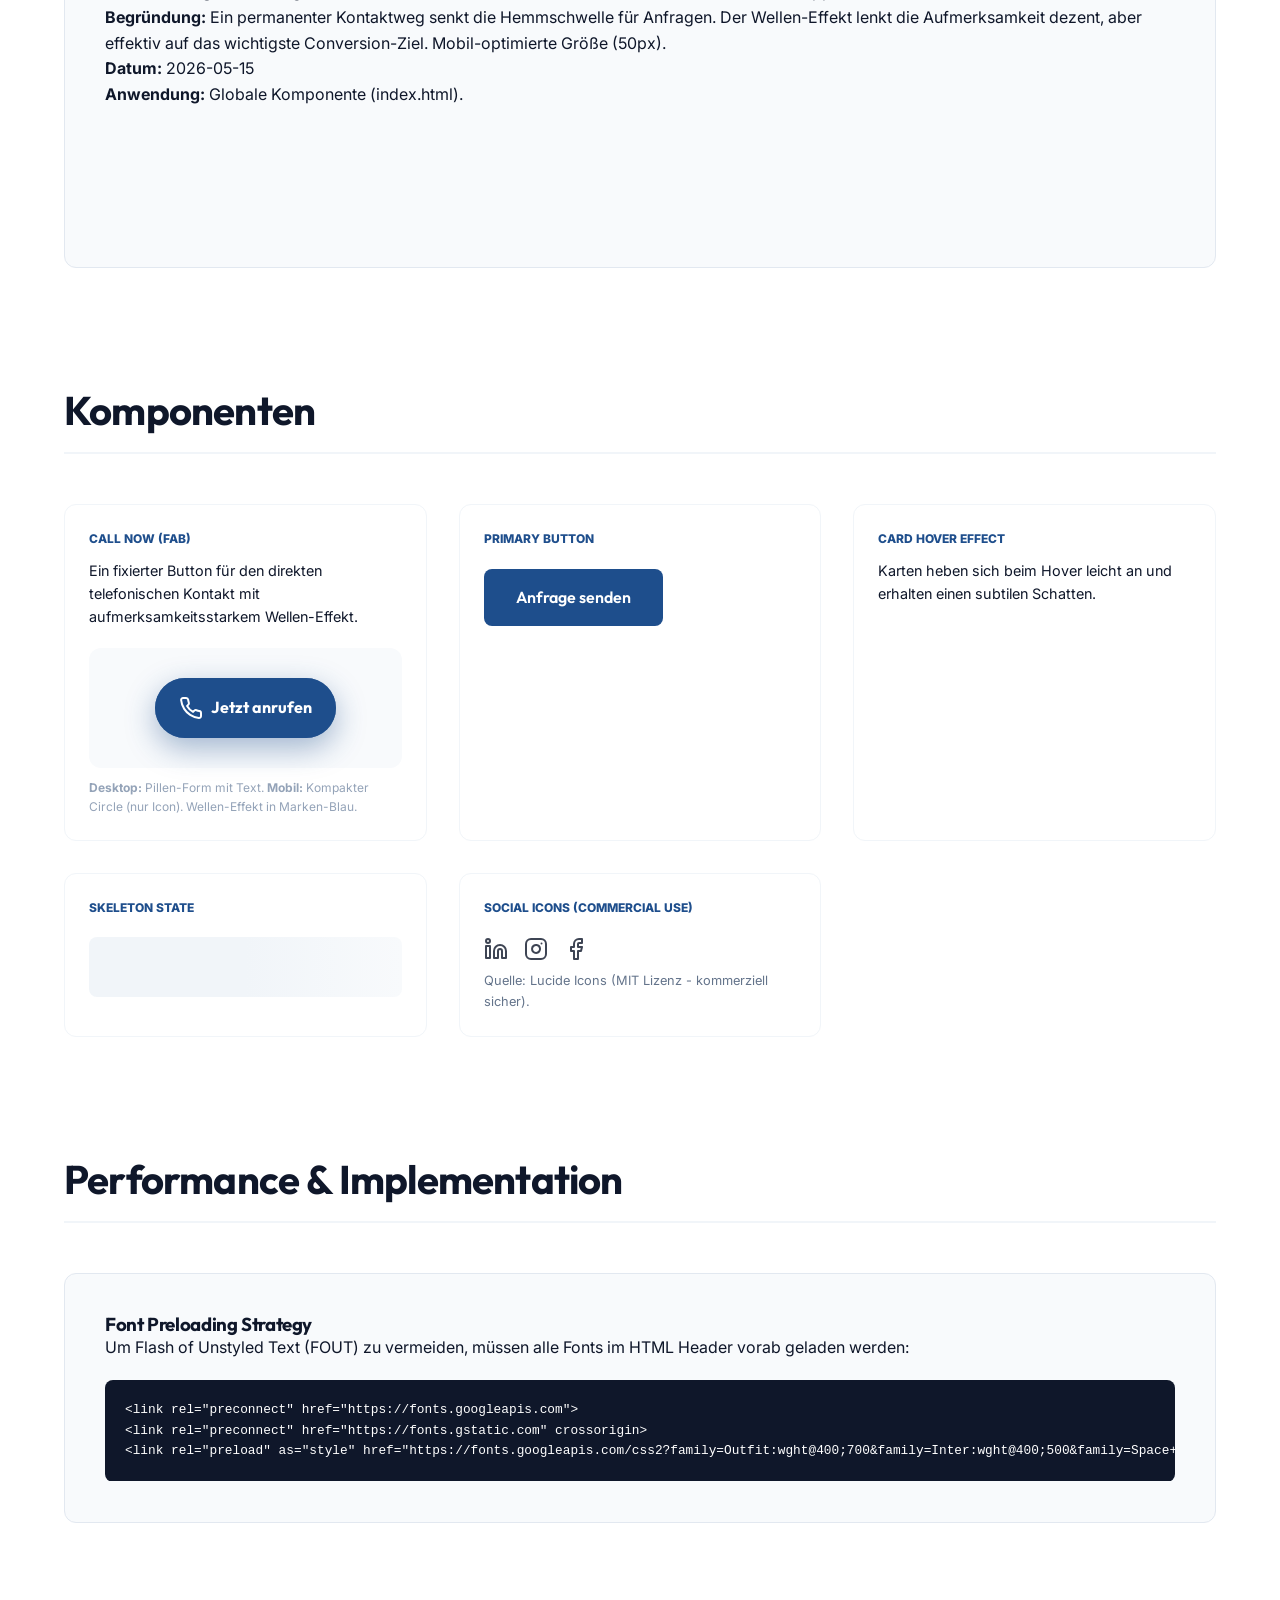
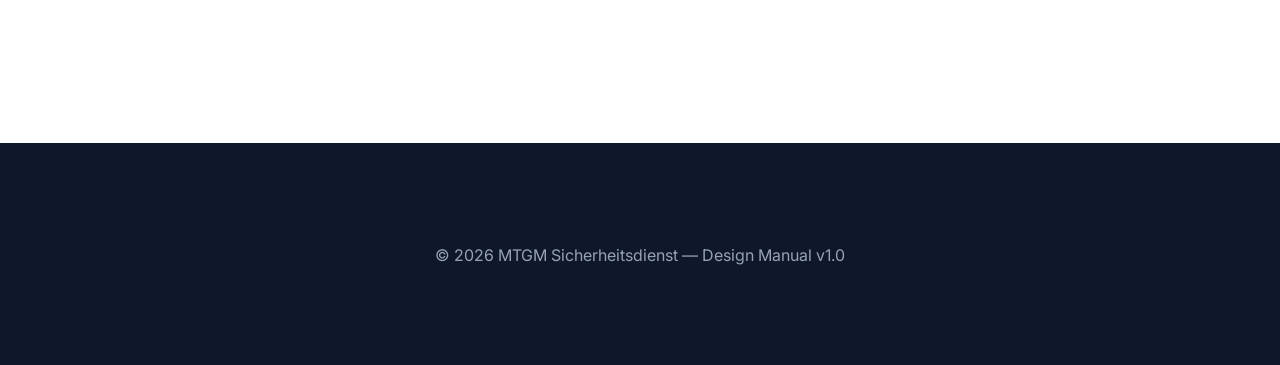
<file: Design_System.html>
<!DOCTYPE html>
<html lang="de">
<head>
    <meta charset="UTF-8">
    <meta name="viewport" content="width=device-width, initial-scale=1.0">
    <title>Design System v1.0 — MTGM Sicherheitsdienst</title>
    <link rel="stylesheet" href="public/css/main.css">
    <style>
        :root {
            --ds-accent: var(--color-primary-300);
        }
        
        body { background: #fff; color: var(--color-neutral-900); }

        .cd-header {
            background: var(--color-neutral-900);
            color: #fff;
            padding: 120px 0;
            text-align: center;
            position: relative;
            overflow: hidden;
        }

        .logo-placeholder {
            width: 80px;
            height: 80px;
            background: #fff;
            display: inline-flex;
            align-items: center;
            justify-content: center;
            border-radius: var(--radius-squircle);
            margin-bottom: 40px;
            box-shadow: 0 20px 40px rgba(0,0,0,0.3);
            color: var(--color-primary-300);
        }

        .version-badge { 
            background: var(--ds-accent); 
            color: #ffffff;
            padding: 4px 12px; 
            border-radius: 100px; 
            font-size: 0.9rem; 
            font-weight: 800; 
            vertical-align: middle; 
            margin-left: 10px; 
            display: inline-flex;
            align-items: center;
            justify-content: center;
            line-height: 1;
            transform: translateY(-2px);
        }

        main.container { padding: 100px var(--space-300); }
        section { margin-bottom: 120px; }
        h2 { font-size: 2.5rem; margin-bottom: 50px; border-bottom: 2px solid var(--color-neutral-100); padding-bottom: 20px; }

        /* Color Scales */
        .color-group { margin-bottom: 60px; }
        .color-group h3 { margin-bottom: 24px; text-transform: uppercase; font-size: 0.8rem; letter-spacing: 0.1em; color: var(--color-neutral-500); }
        
        .scale-flex { display: flex; gap: 12px; flex-wrap: wrap; }
        .scale-box { flex: 1; min-width: 120px; text-align: center; }
        .swatch-box { height: 80px; border-radius: var(--radius-subtle); margin-bottom: 12px; border: 1px solid rgba(0,0,0,0.05); }
        .scale-box code { font-size: 0.75rem; color: var(--color-neutral-400); font-weight: 600; display: block; }

        /* Typography */
        .typo-spec { margin-bottom: 40px; border-left: 4px solid var(--color-neutral-100); padding-left: 30px; }
        .typo-label { font-size: 0.75rem; font-weight: 800; color: var(--ds-accent); text-transform: uppercase; margin-bottom: 8px; display: block; }
        
        /* Bento Logic */
        .bento-grid {
            display: grid;
            grid-template-columns: repeat(3, 1fr);
            gap: 20px;
        }
        .bento-item {
            background: var(--color-neutral-050);
            border: 1px solid var(--color-neutral-100);
            border-radius: var(--radius-base);
            display: flex;
            align-items: center;
            justify-content: center;
            font-weight: 700;
            color: var(--color-neutral-400);
        }

        /* Mobile Instructions */
        .mobile-instruction {
            background: #f8fafc;
            border-radius: var(--radius-base);
            padding: 40px;
            border: 1px solid #e2e8f0;
        }
        .mobile-instruction ul { list-style: none; }
        .mobile-instruction li { margin-bottom: 16px; padding-left: 24px; position: relative; }
        .mobile-instruction li::before { content: '→'; position: absolute; left: 0; color: var(--ds-accent); font-weight: 800; }

        /* Animation */
        .shimmer {
            background: linear-gradient(90deg, #f1f5f9 25%, #f8fafc 50%, #f1f5f9 75%);
            background-size: 200% 100%;
            animation: shimmer 1.5s infinite;
        }
        @keyframes shimmer {
            0% { background-position: 200% 0; }
            100% { background-position: -200% 0; }
        }
    </style>
</head>
<body>

    <header class="cd-header">
        <!-- Socials in Header Section -->
        <div class="social-header-bar" style="position: absolute; top: 20px; right: 40px; z-index: 10;">
            <div class="social-links">
                <a href="#" class="social-icon" aria-label="LinkedIn">
                    <svg xmlns="http://www.w3.org/2000/svg" width="20" height="20" viewBox="0 0 24 24" fill="none" stroke="currentColor" stroke-width="2" stroke-linecap="round" stroke-linejoin="round"><path d="M16 8a6 6 0 0 1 6 6v7h-4v-7a2 2 0 0 0-2-2 2 2 0 0 0-2 2v7h-4v-7a6 6 0 0 1 6-6z"></path><rect x="2" y="9" width="4" height="12"></rect><circle cx="4" cy="4" r="2"></circle></svg>
                </a>
                <a href="#" class="social-icon" aria-label="Instagram">
                    <svg xmlns="http://www.w3.org/2000/svg" width="20" height="20" viewBox="0 0 24 24" fill="none" stroke="currentColor" stroke-width="2" stroke-linecap="round" stroke-linejoin="round"><rect x="2" y="2" width="20" height="20" rx="5" ry="5"></rect><path d="M16 11.37A4 4 0 1 1 12.63 8 4 4 0 0 1 16 11.37z"></path><line x1="17.5" y1="6.5" x2="17.51" y2="6.5"></line></svg>
                </a>
                <a href="#" class="social-icon" aria-label="Facebook">
                    <svg xmlns="http://www.w3.org/2000/svg" width="20" height="20" viewBox="0 0 24 24" fill="none" stroke="currentColor" stroke-width="2" stroke-linecap="round" stroke-linejoin="round"><path d="M18 2h-3a5 5 0 0 0-5 5v3H7v4h3v8h4v-8h3l1-4h-4V7a1 1 0 0 1 1-1h3z"></path></svg>
                </a>
            </div>
        </div>

        <div class="container">
            <div class="logo-placeholder" style="background: transparent; box-shadow: none;">
                <img src="public/images/logo-white.svg" alt="MTGM Logo" style="height: 60px;">
            </div>
            <h1>MTGM Design System <span class="version-badge">v1.0</span></h1>
            <p style="font-size: 1.2rem; color: var(--color-neutral-400); max-width: 600px; margin: 20px auto 0;">Der visuelle Standard für Sicherheit, Vertrauen und professionelle Deeskalation.</p>
        </div>
    </header>

    <main class="container">

        <!-- LOGO USAGE -->
        <section id="logos">
            <h2>Logo Usage</h2>
            <p style="margin-bottom: 40px;">Die Konsistenz des Logos ist entscheidend für den Wiedererkennungswert. Wir nutzen zwei Hauptvarianten:</p>
            
            <div class="grid-3col">
                <div class="card" style="text-align: center;">
                    <span class="typo-label">Blue Logo (on White BG)</span>
                    <div style="background: #ffffff; padding: 40px; border-radius: var(--radius-base); border: 1px solid var(--color-neutral-100); margin: 20px 0;">
                        <img src="public/images/logo-blue.svg" alt="MTGM Logo Blue" style="height: 50px;">
                    </div>
                    <p style="font-size: 0.8rem; color: var(--color-neutral-500);">Standard-Anwendung für helle Sektionen.</p>
                </div>
                <div class="card" style="text-align: center; background: var(--color-neutral-900); color: #fff;">
                    <span class="typo-label" style="color: var(--color-primary-200);">White Logo (on Darkest Blue)</span>
                    <div style="background: var(--color-primary-500); padding: 40px; border-radius: var(--radius-base); margin: 20px 0;">
                        <img src="public/images/logo-white.svg" alt="MTGM Logo White" style="height: 50px;">
                    </div>
                    <p style="font-size: 0.8rem; color: var(--color-neutral-400);">Exklusive Anwendung auf dem dunkelsten Blau (<code>--color-primary-500</code>) für maximalen Kontrast.</p>
                </div>
            </div>
        </section>
        
        <!-- COLORS -->
        <section id="colors">
            <h2>Farbwelt & Identity</h2>
            <p style="margin-bottom: 40px;">Unsere Farben vermitteln Seriosität (Blau), Klarheit (Weiß) und Struktur (Grau). Das neue "Deep Navy Blue" ersetzt das veraltete Web-Blau für einen Premium-Look.</p>
            
            <div class="color-group">
                <h3>Primary: Security Blue</h3>
                <div class="scale-flex">
                    <div class="scale-box"><div class="swatch-box" style="background: var(--color-primary-100);"></div><code>100 (Subtle)</code></div>
                    <div class="scale-box"><div class="swatch-box" style="background: var(--color-primary-200);"></div><code>200 (Light)</code></div>
                    <div class="scale-box"><div class="swatch-box" style="background: var(--color-primary-300); border: 2px solid var(--color-neutral-900);"></div><strong>300 (Base)</strong></div>
                    <div class="scale-box"><div class="swatch-box" style="background: var(--color-primary-400);"></div><code>400 (Dark)</code></div>
                    <div class="scale-box"><div class="swatch-box" style="background: var(--color-primary-500);"></div><code>500 (Deep)</code></div>
                </div>
            </div>

            <div class="color-group">
                <h3>Neutrals: Slate Grays</h3>
                <div class="scale-flex">
                    <div class="scale-box"><div class="swatch-box" style="background: var(--color-neutral-100);"></div><code>100 (BG)</code></div>
                    <div class="scale-box"><div class="swatch-box" style="background: var(--color-neutral-300);"></div><code>300 (Border)</code></div>
                    <div class="scale-box"><div class="swatch-box" style="background: var(--color-neutral-500);"></div><code>500 (Text)</code></div>
                    <div class="scale-box"><div class="swatch-box" style="background: var(--color-neutral-700);"></div><code>700 (Heading)</code></div>
                    <div class="scale-box"><div class="swatch-box" style="background: var(--color-neutral-900);"></div><code>900 (Black)</code></div>
                </div>
            </div>
        </section>

        <!-- TYPOGRAPHY -->
        <section id="typography">
            <h2>Typografie</h2>
            <div class="typo-spec">
                <span class="typo-label">Headline H1 (Outfit Bold)</span>
                <h1 style="font-size: 4rem;">Maximale Sicherheit</h1>
                <code>Outfit / 800 / -0.04em</code>
            </div>
            <div class="typo-spec">
                <span class="typo-label">Headline H2 (Outfit SemiBold)</span>
                <h2 style="font-size: 2.5rem; border: none; margin: 0;">Professionelle Deeskalation</h2>
                <code>Outfit / 700 / -0.03em</code>
            </div>
            <div class="typo-spec">
                <span class="typo-label">Body Text (Inter Regular)</span>
                <p style="font-size: 1.1rem; max-width: 600px;">Wir setzen auf Psychologie statt Brute-Force. Unsere Mitarbeiter sind Experten in der Kommunikation und Deeskalation.</p>
                <code>Inter / 400 / 1.6 Line-Height</code>
            </div>
            <div class="typo-spec" style="background: var(--color-neutral-900); color: #fff; padding: 40px; border-radius: var(--radius-base); margin-top: 40px;">
                <span class="typo-label" style="color: var(--color-primary-200);">Contrast Display (Space Grotesk Bold)</span>
                <h2 style="font-family: 'Space Grotesk', sans-serif; font-weight: 700; font-size: 3rem; margin-bottom: 0; border: none; letter-spacing: -0.03em;">KOMPETENZ DURCH DISZIPLIN</h2>
                <p style="font-size: 0.9rem; color: var(--color-neutral-400); margin-top: 10px;">Einsatz für architektonisch-klare Slogans und technische USPs.</p>
                <code>Space Grotesk / 700 / Architectural Contrast</code>
            </div>
        </section>

        <!-- FUNNEL STRATEGIE -->
        <section id="funnel">
            <h2>Funnel-Strategie (Best Practice)</h2>
            <p style="margin-bottom: 40px;">Die Landingpage folgt einem psychologisch optimierten Funnel, um kalte Besucher in qualifizierte Anfragen zu verwandeln.</p>
            
            <div class="funnel-container" style="display: flex; flex-direction: column; align-items: center; gap: 20px;">
                <!-- Step 1 -->
                <div class="card" style="width: 300px; text-align: center; border-bottom: 4px solid var(--color-primary-300);">
                    <span class="typo-label">1. AWARENESS (Hero)</span>
                    <p style="font-size: 0.8rem; margin-top: 5px;">Hook: Maximale Sicherheit.<br>Trust: Weltmeister-Expertise.</p>
                </div>
                <div style="width: 2px; height: 20px; background: var(--color-neutral-200);"></div>
                
                <!-- Step 2 -->
                <div class="card" style="width: 300px; text-align: center; border-bottom: 4px solid var(--color-primary-300);">
                    <span class="typo-label">2. INTEREST (Services)</span>
                    <p style="font-size: 0.8rem; margin-top: 5px;">Kompakte Cards der Leistungen.<br>Fokus: Lösung von Ängsten.</p>
                </div>
                <div style="width: 2px; height: 20px; background: var(--color-neutral-200);"></div>

                <!-- Step 3 -->
                <div class="card" style="width: 300px; text-align: center; border-bottom: 4px solid var(--color-primary-300);">
                    <span class="typo-label">3. DESIRE (USP)</span>
                    <p style="font-size: 0.8rem; margin-top: 5px;">Warum MTGM? (Psychologie).<br>Bento-Galerie (Visual Proof).</p>
                </div>
                <div style="width: 2px; height: 20px; background: var(--color-neutral-200);"></div>

                <!-- Step 4 -->
                <div class="card" style="width: 300px; text-align: center; background: var(--color-primary-300); color: #fff;">
                    <span class="typo-label" style="color: #fff;">4. ACTION (Contact)</span>
                    <p style="font-size: 0.8rem; margin-top: 5px;">Funnel-Formular.<br>Ziel: Kostenloses Erstgespräch.</p>
                </div>
            </div>
        </section>

        <!-- LAYOUT PRINCIPLES -->
            <h2>Layout Principles & Grid</h2>
            <p style="margin-bottom: 40px;">Unsere Layouts folgen mathematischen Prinzipien, um Harmonie und Struktur zu gewährleisten.</p>
            
            <div class="grid-3col">
                <div class="card">
                    <span class="typo-label">8pt / 4pt Grid Rule</span>
                    <p style="margin-top: 10px; font-size: 0.9rem;">Alle Abstände (Margins, Paddings) folgen einem 8px-Raster. Für Mikro-Anpassungen (z.B. Icon-Spacing) nutzen wir das 4px-Raster.</p>
                    <div style="display: flex; gap: 8px; align-items: flex-end; margin-top: 20px;">
                        <div style="width: 4px; height: 4px; background: var(--ds-accent); opacity: 0.5;"></div>
                        <div style="width: 8px; height: 8px; background: var(--ds-accent);"></div>
                        <div style="width: 16px; height: 16px; background: var(--ds-accent);"></div>
                        <div style="width: 24px; height: 24px; background: var(--ds-accent);"></div>
                    </div>
                </div>
                <div class="card">
                    <span class="typo-label">Goldener Schnitt (1.618)</span>
                    <p style="margin-top: 10px; font-size: 0.9rem;">Wir nutzen den Goldenen Schnitt für Proportionen von Containern, Typografie-Skalierung und Bild-Ausschnitte.</p>
                    <div style="display: flex; height: 60px; border-radius: 8px; overflow: hidden; margin-top: 20px; border: 1px solid var(--color-neutral-100);">
                        <div style="width: 61.8%; background: var(--color-primary-300);"></div>
                        <div style="width: 38.2%; background: var(--color-primary-100);"></div>
                    </div>
                </div>
                <div class="card">
                    <span class="typo-label">Bento-Grid Limitation</span>
                    <p style="margin-top: 10px; font-size: 0.9rem;">Bento-Grids exklusiv für <strong>Bildergalerien</strong>. Alles andere in kompakten Cards.</p>
                </div>
            </div>

            <div class="bento-grid" style="margin-top: 40px;">
                <div class="bento-item" style="grid-column: span 2; height: 200px;">Widescreen (16:9)</div>
                <div class="bento-item" style="grid-row: span 2;">Portrait (4:5)</div>
                <div class="bento-item" style="height: 200px;">Square (1:1)</div>
                <div class="bento-item" style="height: 200px;">Square (1:1)</div>
            </div>

            <div class="mobile-instruction" style="margin-top: 60px;">
                <h3>Mobile-First Prinzip</h3>
                <p style="margin-bottom: 20px;"><strong>Regel:</strong> Wir entwickeln primär für das kleinste Display und erweitern das Layout progressiv für Desktop. Das sorgt für maximale Performance und Fokus auf das Wesentliche.</p>
                <ul>
                    <li><strong>Stacking:</strong> Ab 768px brechen alle Grid-Spalten in eine einzelne Spalte um (100% Breite).</li>
                    <li><strong>Touch Targets:</strong> Alle Buttons und interaktiven Elemente müssen mindestens 48px hoch sein.</li>
                    <li><strong>Font Scaling:</strong> Headlines skalieren auf Mobile um ca. 20-30% nach unten (nutze clamp() oder media queries).</li>
                    <li><strong>Navigation:</strong> Auf Mobile wird ein Hamburger-Menü verwendet, das Full-Screen öffnet.</li>
                </ul>
            </div>
        </section>

        <!-- DECISION LOG -->
        <section id="decisions">
            <h2>Design-Entscheidungen (Log)</h2>
            <div class="mobile-instruction">
                <section class="decision">
                    <h3>Entscheidung: Deep Navy Rebrand</h3>
                    <p><strong>Kategorie:</strong> Farbpalette</p>
                    <p><strong>Entscheidung:</strong> Wechsel von Standard-Blau (#2e79b9) zu Deep Navy (#1e4e8c).</p>
                    <p><strong>Begründung:</strong> Deep Navy wirkt seriöser, hochwertiger und weniger "Template-artig". Es vermittelt Stabilität und Premium-Sicherheit.</p>
                    <p><strong>Datum:</strong> 2026-05-15</p>
                    <p><strong>Anwendung:</strong> Buttons, Icons, Navigations-Akzente.</p>
                </section>
                <hr style="margin: 20px 0; border: 0; border-top: 1px solid var(--color-neutral-200);">
                <section class="decision">
                    <h3>Entscheidung: Squircle-Radien</h3>
                    <p><strong>Kategorie:</strong> UI Shape</p>
                    <p><strong>Entscheidung:</strong> Verwendung von 28% Radien für alle prominenten UI-Elemente.</p>
                    <p><strong>Begründung:</strong> Squircles wirken organischer und moderner als herkömmliche Radien und sind der Standard für High-End-Interfaces in 2026.</p>
                    <p><strong>Datum:</strong> 2026-05-15</p>
                    <p><strong>Anwendung:</strong> Cards, Buttons, Container.</p>
                <section class="decision">
                    <h3>Entscheidung: Linksbündiges Hero-Layout</h3>
                    <p><strong>Kategorie:</strong> Layout / UX</p>
                    <p><strong>Entscheidung:</strong> Wechsel von zentriertem Layout zu linksbündiger Ausrichtung für die Hero-Sektion.</p>
                    <p><strong>Begründung:</strong> Linksbündiger Text entspricht der natürlichen Leserichtung (F-Pattern) und wirkt moderner sowie professioneller. Es verbessert die Scanbarkeit der Key-Messages.</p>
                    <p><strong>Datum:</strong> 2026-05-15</p>
                    <p><strong>Anwendung:</strong> Hero-Sektion.</p>
                </section>
                <hr style="margin: 20px 0; border: 0; border-top: 1px solid var(--color-neutral-200);">
                <section class="decision">
                    <h3>Entscheidung: Kommerzielle Service-Icons</h3>
                    <p><strong>Kategorie:</strong> Visuals / Icons</p>
                    <p><strong>Entscheidung:</strong> Nutzung von Lucide SVG-Icons zur visuellen Unterstützung der Dienstleistungen.</p>
                    <p><strong>Begründung:</strong> Icons fördern das schnelle Verständnis der Einsatzgebiete. Lucide bietet eine rechtssichere (MIT), minimalistische Ästhetik, die perfekt zum 8pt-Grid passt.</p>
                    <p><strong>Datum:</strong> 2026-05-15</p>
                    <p><strong>Anwendung:</strong> Sektion "Leistungen".</p>
                </section>
                <hr style="margin: 20px 0; border: 0; border-top: 1px solid var(--color-neutral-200);">
                <section class="decision">
                    <h3>Entscheidung: Kommerzielle Social-Icons</h3>
                    <p><strong>Kategorie:</strong> Icons</p>
                    <p><strong>Entscheidung:</strong> Nutzung von Lucide SVG-Icons für Social Media.</p>
                    <p><strong>Begründung:</strong> Lucide Icons stehen unter der MIT-Lizenz und sind somit rechtssicher für kommerzielle Projekte nutzbar. Die Einbindung erfolgt als Inline-SVG (DSGVO-konform).</p>
                    <p><strong>Datum:</strong> 2026-05-15</p>
                    <p><strong>Anwendung:</strong> Header, Footer, Kontakt-Sektionen.</p>
                <hr style="margin: 20px 0; border: 0; border-top: 1px solid var(--color-neutral-200);">
                <section class="decision">
                    <h3>Entscheidung: Bento-Grid Limitation</h3>
                    <p><strong>Kategorie:</strong> Layout / UX</p>
                    <p><strong>Entscheidung:</strong> Bento-Grids werden exklusiv für Bildergalerien genutzt. Dienstleistungen und informative Inhalte werden in kompakten, uniformen Cards dargestellt.</p>
                    <p><strong>Begründung:</strong> Bento-Grids lenken bei textlastigen Inhalten oft ab. Kompakte Cards ermöglichen ein schnelleres Scannen der Leistungen, während Bento für visuelle Highlights (Bilder) ideal ist.</p>
                    <p><strong>Datum:</strong> 2026-05-15</p>
                    <p><strong>Anwendung:</strong> Sektion "Leistungen" vs. Sektion "Galerie".</p>
                </section>
                <hr style="margin: 20px 0; border: 0; border-top: 1px solid var(--color-neutral-200);">
                <section class="decision">
                    <h3>Entscheidung: Space Grotesk als Contrast-Font</h3>
                    <p><strong>Kategorie:</strong> Typografie</p>
                    <p><strong>Entscheidung:</strong> Finaler Wechsel auf 'Space Grotesk' (Bold) als künstlerische Kontrast-Schrift.</p>
                    <p><strong>Begründung:</strong> Space Grotesk vereint technische Präzision mit einer architektonischen Eleganz. Sie wirkt weniger exzentrisch als Syne, aber charakterstärker als Sora. Sie ist die ideale Wahl für eine moderne Sicherheitsmarke.</p>
                    <p><strong>Datum:</strong> 2026-05-15</p>
                    <p><strong>Anwendung:</strong> Slogans, USPs, Headlines.</p>
                </section>
                <hr style="margin: 20px 0; border: 0; border-top: 1px solid var(--color-neutral-200);">
                <section class="decision">
                    <h3>Entscheidung: Font Preloading & Logo Specs</h3>
                    <p><strong>Kategorie:</strong> Performance / Branding</p>
                    <p><strong>Entscheidung:</strong> Alle Google Fonts müssen per 'preload' im HTML Header geladen werden. Logos sind fix definiert: Blau auf Weiß, Weiß EXKLUSIV auf dem dunkelsten Blau (<code>--color-primary-500</code>).</p>
                    <p><strong>Begründung:</strong> Preloading verhindert Layout Shifts (CLS) und sorgt für schnellere Ladezeiten. Die Logo-Vorgaben sichern den maximalen Kontrast und die visuelle Stringenz der Marke.</p>
                    <p><strong>Datum:</strong> 2026-05-15</p>
                    <p><strong>Anwendung:</strong> index.html, CSS, Header.</p>
                <section class="decision">
                    <h3>Entscheidung: 8pt/4pt Grid & Goldener Schnitt</h3>
                    <p><strong>Kategorie:</strong> Layout / Mathematik</p>
                    <p><strong>Entscheidung:</strong> Strikte Einhaltung des 8pt Grids (4pt für Mikro-Spacing) und Nutzung des Goldenen Schnitts (Phi = 1.618) für Layout-Proportionen.</p>
                    <p><strong>Begründung:</strong> Mathematische Präzision spiegelt die Disziplin und Zuverlässigkeit des Sicherheitsdienstes wider und sorgt für ein unterbewusst harmonisches Nutzererlebnis.</p>
                    <p><strong>Datum:</strong> 2026-05-15</p>
                    <p><strong>Anwendung:</strong> Spacing-Tokens, Container-Breiten, Typo-Skalierung.</p>
                <section class="decision">
                    <h3>Entscheidung: Mobile-First Strategy</h3>
                    <p><strong>Kategorie:</strong> Entwicklung / UX</p>
                    <p><strong>Entscheidung:</strong> Strikte 'Mobile-First' Entwicklung. Alle Styles werden für Mobile (Baseline) geschrieben und per Media-Queries (min-width) für Desktop erweitert.</p>
                    <p><strong>Begründung:</strong> Über 60% der Nutzeranfragen erfolgen über mobile Endgeräte. Mobile-First erzwingt zudem eine klare Inhalts-Hierarchie und optimiert die Performance.</p>
                    <p><strong>Datum:</strong> 2026-05-15</p>
                    <p><strong>Anwendung:</strong> CSS (main.css), Komponenten-Design.</p>
                <section class="decision">
                    <h3>Entscheidung: Funnel-Strategie (AIDA)</h3>
                    <p><strong>Kategorie:</strong> Strategie / Conversion</p>
                    <p><strong>Entscheidung:</strong> Die Sektions-Reihenfolge folgt strikt dem AIDA-Modell (Awareness, Interest, Desire, Action), angepasst an die Sicherheitsbranche.</p>
                    <p><strong>Begründung:</strong> Ein klarer Informationsfluss baut Vertrauen auf und führt den Nutzer gezielt zur Handlung (Anfrage), anstatt ihn mit wahllosen Informationen zu überfordern.</p>
                    <p><strong>Datum:</strong> 2026-05-15</p>
                    <p><strong>Anwendung:</strong> Sektions-Reihenfolge der Landingpage.</p>
                <section class="decision">
                    <h3>Entscheidung: Call Now FAB (Conversion)</h3>
                    <p><strong>Kategorie:</strong> Conversion / Komponenten</p>
                    <p><strong>Entscheidung:</strong> Einführung eines fixierten 'Jetzt anrufen' Buttons (unten RECHTS) mit aktivem Ripple-Effekt.</p>
                    <p><strong>Begründung:</strong> Ein permanenter Kontaktweg senkt die Hemmschwelle für Anfragen. Der Wellen-Effekt lenkt die Aufmerksamkeit dezent, aber effektiv auf das wichtigste Conversion-Ziel. Mobil-optimierte Größe (50px).</p>
                    <p><strong>Datum:</strong> 2026-05-15</p>
                    <p><strong>Anwendung:</strong> Globale Komponente (index.html).</p>
                </section>
            </div>
        </section>

        <!-- COMPONENTS -->
        <section id="components">
            <h2>Komponenten</h2>
            <div class="grid-3col">
                <div class="card">
                    <span class="typo-label">Call Now (FAB)</span>
                    <p style="margin-top: 10px; font-size: 0.9rem;">Ein fixierter Button für den direkten telefonischen Kontakt mit aufmerksamkeitsstarkem Wellen-Effekt.</p>
                    <div style="position: relative; height: 120px; display: flex; align-items: center; justify-content: center; background: var(--color-neutral-050); border-radius: 12px; margin-top: 20px;">
                        <a href="tel:00000" class="fab-call" style="position: relative; bottom: 0; left: 0;">
                            <svg xmlns="http://www.w3.org/2000/svg" width="24" height="24" viewBox="0 0 24 24" fill="none" stroke="currentColor" stroke-width="2" stroke-linecap="round" stroke-linejoin="round"><path d="M22 16.92v3a2 2 0 0 1-2.18 2 19.79 19.79 0 0 1-8.63-3.07 19.5 19.5 0 0 1-6-6 19.79 19.79 0 0 1-3.07-8.67A2 2 0 0 1 4.11 2h3a2 2 0 0 1 2 1.72 12.84 12.84 0 0 0 .7 2.81 2 2 0 0 1-.45 2.11L8.09 9.91a16 16 0 0 0 6 6l1.27-1.27a2 2 0 0 1 2.11-.45 12.84 12.84 0 0 0 2.81.7A2 2 0 0 1 22 16.92z"></path></svg>
                            <span>Jetzt anrufen</span>
                        </a>
                    </div>
                    <p style="font-size: 0.75rem; color: var(--color-neutral-400); margin-top: 10px;"><strong>Desktop:</strong> Pillen-Form mit Text. <strong>Mobil:</strong> Kompakter Circle (nur Icon). Wellen-Effekt in Marken-Blau.</p>
                </div>
                <div class="card">
                    <span class="typo-label">Primary Button</span>
                    <div style="margin-top: 20px;">
                        <a href="#" class="btn btn--primary">Anfrage senden</a>
                    </div>
                </div>
                <div class="card">
                    <span class="typo-label">Card Hover Effect</span>
                    <p style="margin-top: 10px; font-size: 0.9rem;">Karten heben sich beim Hover leicht an und erhalten einen subtilen Schatten.</p>
                </div>
                <div class="card">
                    <span class="typo-label">Skeleton State</span>
                    <div class="shimmer" style="height: 60px; border-radius: 8px; margin-top: 20px;"></div>
                </div>
                <div class="card">
                    <span class="typo-label">Social Icons (Commercial Use)</span>
                    <div class="social-links" style="margin-top: 20px; color: var(--color-neutral-900);">
                        <a href="#" class="social-icon"><svg xmlns="http://www.w3.org/2000/svg" width="24" height="24" viewBox="0 0 24 24" fill="none" stroke="currentColor" stroke-width="2" stroke-linecap="round" stroke-linejoin="round"><path d="M16 8a6 6 0 0 1 6 6v7h-4v-7a2 2 0 0 0-2-2 2 2 0 0 0-2 2v7h-4v-7a6 6 0 0 1 6-6z"></path><rect x="2" y="9" width="4" height="12"></rect><circle cx="4" cy="4" r="2"></circle></svg></a>
                        <a href="#" class="social-icon"><svg xmlns="http://www.w3.org/2000/svg" width="24" height="24" viewBox="0 0 24 24" fill="none" stroke="currentColor" stroke-width="2" stroke-linecap="round" stroke-linejoin="round"><rect x="2" y="2" width="20" height="20" rx="5" ry="5"></rect><path d="M16 11.37A4 4 0 1 1 12.63 8 4 4 0 0 1 16 11.37z"></path><line x1="17.5" y1="6.5" x2="17.51" y2="6.5"></line></svg></a>
                        <a href="#" class="social-icon"><svg xmlns="http://www.w3.org/2000/svg" width="24" height="24" viewBox="0 0 24 24" fill="none" stroke="currentColor" stroke-width="2" stroke-linecap="round" stroke-linejoin="round"><path d="M18 2h-3a5 5 0 0 0-5 5v3H7v4h3v8h4v-8h3l1-4h-4V7a1 1 0 0 1 1-1h3z"></path></svg></a>
                    </div>
                    <p style="font-size: 0.8rem; color: var(--color-neutral-500); margin-top: 10px;">Quelle: Lucide Icons (MIT Lizenz - kommerziell sicher).</p>
                </div>
            </div>
        </section>

        <!-- PERFORMANCE & IMPLEMENTATION -->
        <section id="performance">
            <h2>Performance & Implementation</h2>
            <div class="mobile-instruction">
                <h3>Font Preloading Strategy</h3>
                <p style="margin-bottom: 20px;">Um Flash of Unstyled Text (FOUT) zu vermeiden, müssen alle Fonts im HTML Header vorab geladen werden:</p>
                <pre style="background: var(--color-neutral-900); color: #fff; padding: 20px; border-radius: 8px; font-size: 0.8rem; overflow-x: auto;"><code>&lt;link rel="preconnect" href="https://fonts.googleapis.com"&gt;
&lt;link rel="preconnect" href="https://fonts.gstatic.com" crossorigin&gt;
&lt;link rel="preload" as="style" href="https://fonts.googleapis.com/css2?family=Outfit:wght@400;700&family=Inter:wght@400;500&family=Space+Grotesk:wght@700&display=swap"&gt;</code></pre>
            </div>
        </section>

    </main>

    <footer style="text-align: center; padding: 100px 0; background: var(--color-neutral-900); color: var(--color-neutral-400);">
        <p>© 2026 MTGM Sicherheitsdienst — Design Manual v1.0</p>
    </footer>

</body>
</html>
</file>
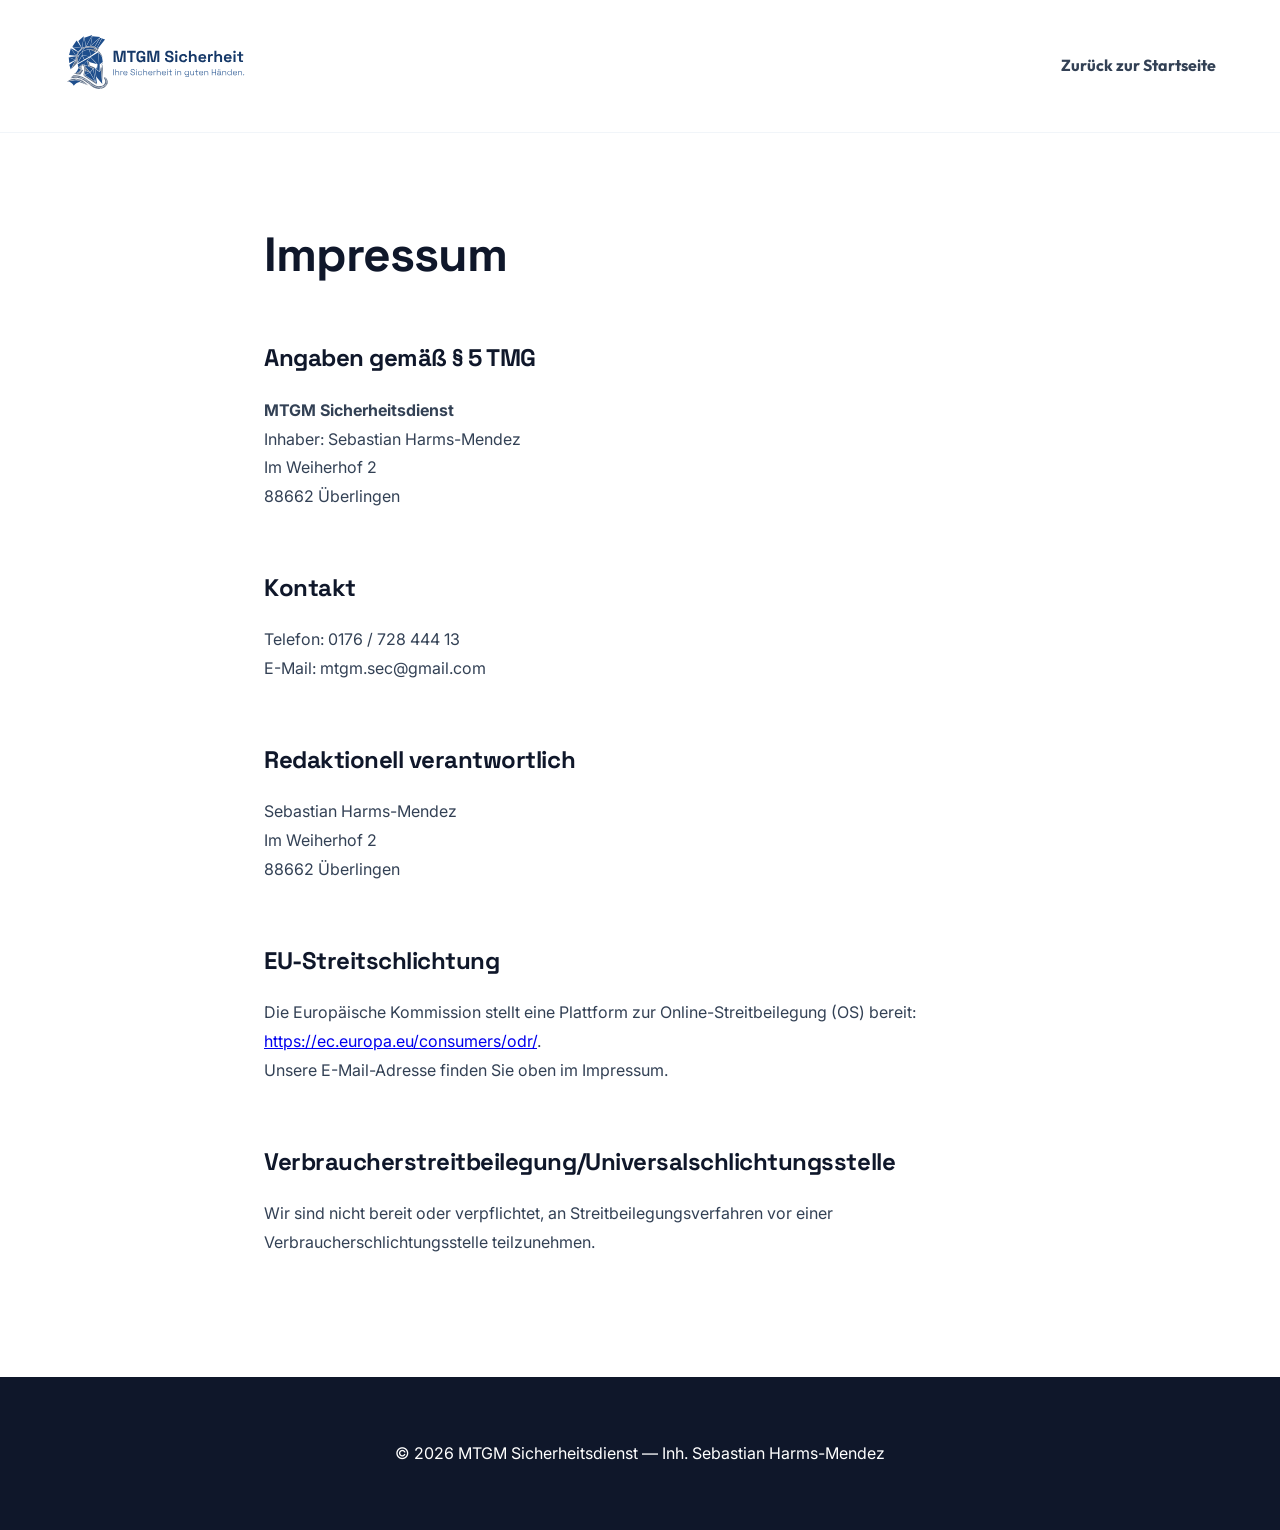
<file: impressum.html>
<!DOCTYPE html>
<html lang="de">
<head>
    <meta charset="UTF-8">
    <meta name="viewport" content="width=device-width, initial-scale=1.0">
    <title>Impressum | MTGM Sicherheitsdienst</title>
    <link rel="preconnect" href="https://fonts.googleapis.com">
    <link rel="preconnect" href="https://fonts.gstatic.com" crossorigin>
    <link href="https://fonts.googleapis.com/css2?family=Inter:wght@400;600&family=Outfit:wght@700;800&family=Space+Grotesk:wght@700&display=swap" rel="stylesheet">
    <link rel="stylesheet" href="public/css/main.css">
    <style>
        .legal-content {
            padding: var(--space-800) 0;
            line-height: 1.8;
            color: var(--color-neutral-700);
        }
        .legal-content h1 {
            font-family: 'Space Grotesk', sans-serif;
            font-size: 3rem;
            margin-bottom: var(--space-600);
            color: var(--color-neutral-900);
        }
        .legal-content h2 {
            font-family: 'Space Grotesk', sans-serif;
            margin-top: var(--space-600);
            margin-bottom: var(--space-300);
            color: var(--color-neutral-900);
        }
        .legal-content p {
            margin-bottom: var(--space-300);
        }
        /* Navigation Override for Legal Pages */
        .nav-links a { font-family: 'Outfit', sans-serif; font-weight: 700; color: var(--color-neutral-700); text-decoration: none; }
    </style>
</head>
<body>

    <header style="border-bottom: 1px solid var(--color-neutral-100); padding: var(--space-400) 0;">
        <div class="container nav-container" style="display: flex; justify-content: space-between; align-items: center;">
            <a href="index.html" class="logo">
                <img src="public/images/logo-blue.svg" alt="MTGM Sicherheitsdienst Logo" style="height: 60px; width: auto;">
            </a>
            <nav>
                <ul class="nav-links" style="list-style: none;">
                    <li><a href="index.html" style="font-family: 'Outfit', sans-serif; font-weight: 700; color: var(--color-neutral-700); text-decoration: none;">Zurück zur Startseite</a></li>
                </ul>
            </nav>
        </div>
    </header>

    <main class="legal-content">
        <div class="container" style="max-width: 800px;">
            <h1>Impressum</h1>
            
            <section>
                <h2>Angaben gemäß § 5 TMG</h2>
                <p>
                    <strong>MTGM Sicherheitsdienst</strong><br>
                    Inhaber: Sebastian Harms-Mendez<br>
                    Im Weiherhof 2<br>
                    88662 Überlingen
                </p>
            </section>

            <section>
                <h2>Kontakt</h2>
                <p>
                    Telefon: 0176 / 728 444 13<br>
                    E-Mail: mtgm.sec@gmail.com
                </p>
            </section>

            <section>
                <h2>Redaktionell verantwortlich</h2>
                <p>
                    Sebastian Harms-Mendez<br>
                    Im Weiherhof 2<br>
                    88662 Überlingen
                </p>
            </section>

            <section>
                <h2>EU-Streitschlichtung</h2>
                <p>Die Europäische Kommission stellt eine Plattform zur Online-Streitbeilegung (OS) bereit: <a href="https://ec.europa.eu/consumers/odr/" target="_blank" rel="noopener">https://ec.europa.eu/consumers/odr/</a>.<br>Unsere E-Mail-Adresse finden Sie oben im Impressum.</p>
            </section>

            <section>
                <h2>Verbraucherstreitbeilegung/Universalschlichtungsstelle</h2>
                <p>Wir sind nicht bereit oder verpflichtet, an Streitbeilegungsverfahren vor einer Verbraucherschlichtungsstelle teilzunehmen.</p>
            </section>
        </div>
    </main>

    <footer style="background: var(--color-neutral-900); color: #fff; padding: var(--space-600) 0; text-align: center;">
        <div class="container">
            <p>© 2026 MTGM Sicherheitsdienst — Inh. Sebastian Harms-Mendez</p>
        </div>
    </footer>

</body>
</html>
</file>
<file: public/css/main.css>
/* MTGM Sicherheitsdienst - Main Design Tokens & Base Styles */
@import url('https://fonts.googleapis.com/css2?family=Outfit:wght@400;600;700;800&family=Inter:wght@400;500;600&family=Space+Grotesk:wght@300;500;700&display=swap');

:root {
    /* Color Palette - Modernized Security Blue (Primary) */
    --color-primary-100: hsl(215, 60%, 95%);
    --color-primary-200: hsl(215, 60%, 85%);
    --color-primary-300: #1e4e8c; /* BASE */
    --color-primary-400: hsl(215, 65%, 25%);
    --color-primary-500: hsl(215, 70%, 15%);

    /* Neutral Scale - Slate Grays */
    --color-neutral-050: #f8fafc;
    --color-neutral-100: #f1f5f9;
    --color-neutral-200: #e2e8f0;
    --color-neutral-300: #cbd5e1;
    --color-neutral-400: #94a3b8;
    --color-neutral-500: #64748b;
    --color-neutral-600: #475569;
    --color-neutral-700: #334155;
    --color-neutral-800: #1e293b;
    --color-neutral-900: #0f172a;

    /* Semantic Colors */
    --color-success: #10b981;
    --color-warning: #f59e0b;
    --color-error: #ef4444;
    --color-accent: #e11d48; /* Red Accent */

    /* Spacing - 8pt Grid */
    --space-050: 4px;
    --space-100: 8px;
    --space-200: 16px;
    --space-300: 24px;
    --space-400: 32px;
    --space-500: 48px;
    --space-600: 64px;
    --space-800: 96px;

    /* Radius - Squircle */
    --radius-subtle: 8px;
    --radius-base: 12px;
    --radius-lg: 24px;
    --radius-squircle: 28%;

    /* Transitions */
    --transition-base: all 0.3s cubic-bezier(0.4, 0, 0.2, 1);
}

/* Base Styles */
* { margin: 0; padding: 0; box-sizing: border-box; }

body {
    font-family: 'Inter', -apple-system, sans-serif;
    background-color: #ffffff;
    color: var(--color-neutral-900);
    line-height: 1.6;
    -webkit-font-smoothing: antialiased;
}

h1, h2, h3, h4, h5, h6 {
    font-family: 'Outfit', sans-serif;
    font-weight: 700;
    line-height: 1.1;
    letter-spacing: -0.02em;
}

/* Layout Utilities */
.container {
    width: 100%;
    max-width: 1200px;
    margin: 0 auto;
    padding: 0 var(--space-300);
}

.grid-3col {
    display: grid;
    grid-template-columns: repeat(3, 1fr);
    gap: var(--space-400);
}

@media (max-width: 992px) {
    .grid-3col { grid-template-columns: repeat(2, 1fr); }
}

@media (max-width: 768px) {
    .grid-3col { grid-template-columns: 1fr; }
}

/* Component Styles */
.card {
    background: #ffffff;
    border: 1px solid var(--color-neutral-100);
    border-radius: var(--radius-base);
    padding: var(--space-300);
    transition: var(--transition-base);
}

.card:hover {
    transform: translateY(-5px);
    box-shadow: 0 20px 40px rgba(0,0,0,0.05);
}

.btn {
    display: inline-flex;
    align-items: center;
    justify-content: center;
    padding: var(--space-200) var(--space-400);
    border-radius: var(--radius-subtle);
    font-weight: 600;
    text-decoration: none;
    transition: var(--transition-base);
    cursor: pointer;
    font-family: 'Outfit', sans-serif;
}

.btn--primary {
    background: var(--color-primary-300);
    color: #ffffff;
    border: none;
}

.btn--primary:hover {
    background: var(--color-primary-400);
}

/* Social Icons */
.social-links {
    display: flex;
    gap: var(--space-200);
    align-items: center;
}

.social-icon {
    color: currentColor;
    transition: var(--transition-base);
    display: flex;
    align-items: center;
    justify-content: center;
    opacity: 0.8;
}

.social-icon:hover {
    opacity: 1;
    color: var(--color-accent);
    transform: translateY(-2px);
}

/* Call Now FAB with Ripple */
.fab-call {
    position: fixed;
    bottom: var(--space-400);
    right: var(--space-400);
    background: var(--color-primary-300);
    color: #fff;
    border-radius: 100px;
    display: flex;
    align-items: center;
    gap: var(--space-100);
    padding: var(--space-100) var(--space-300);
    height: 60px;
    text-decoration: none;
    box-shadow: 0 10px 30px rgba(30, 78, 140, 0.4);
    z-index: 1000;
    transition: var(--transition-base);
    font-family: 'Outfit', sans-serif;
    font-weight: 700;
}

.fab-call span {
    display: block;
}

.fab-call::before,
.fab-call::after {
    content: '';
    position: absolute;
    top: 0; left: 0;
    width: 100%;
    height: 100%;
    background: var(--color-primary-300);
    border-radius: 100px;
    opacity: 0.4;
    z-index: -1;
    animation: ripple-pill 3s infinite;
}

.fab-call::after {
    animation-delay: 1.5s;
}

@keyframes ripple-pill {
    0% { transform: scale(1); opacity: 0.4; }
    100% { transform: scale(1.3, 1.6); opacity: 0; }
}

.fab-call:hover {
    transform: translateY(-5px);
    background: var(--color-primary-400);
}

@media (max-width: 768px) {
    .fab-call {
        bottom: var(--space-300);
        right: var(--space-300);
        left: auto;
        width: 50px;
        height: 50px;
        padding: 0;
        justify-content: center;
        border-radius: 50%;
    }
    .fab-call span {
        display: none;
    }
    .fab-call::before,
    .fab-call::after {
        border-radius: 50%;
        animation: ripple 3s infinite;
    }
}
</file>
